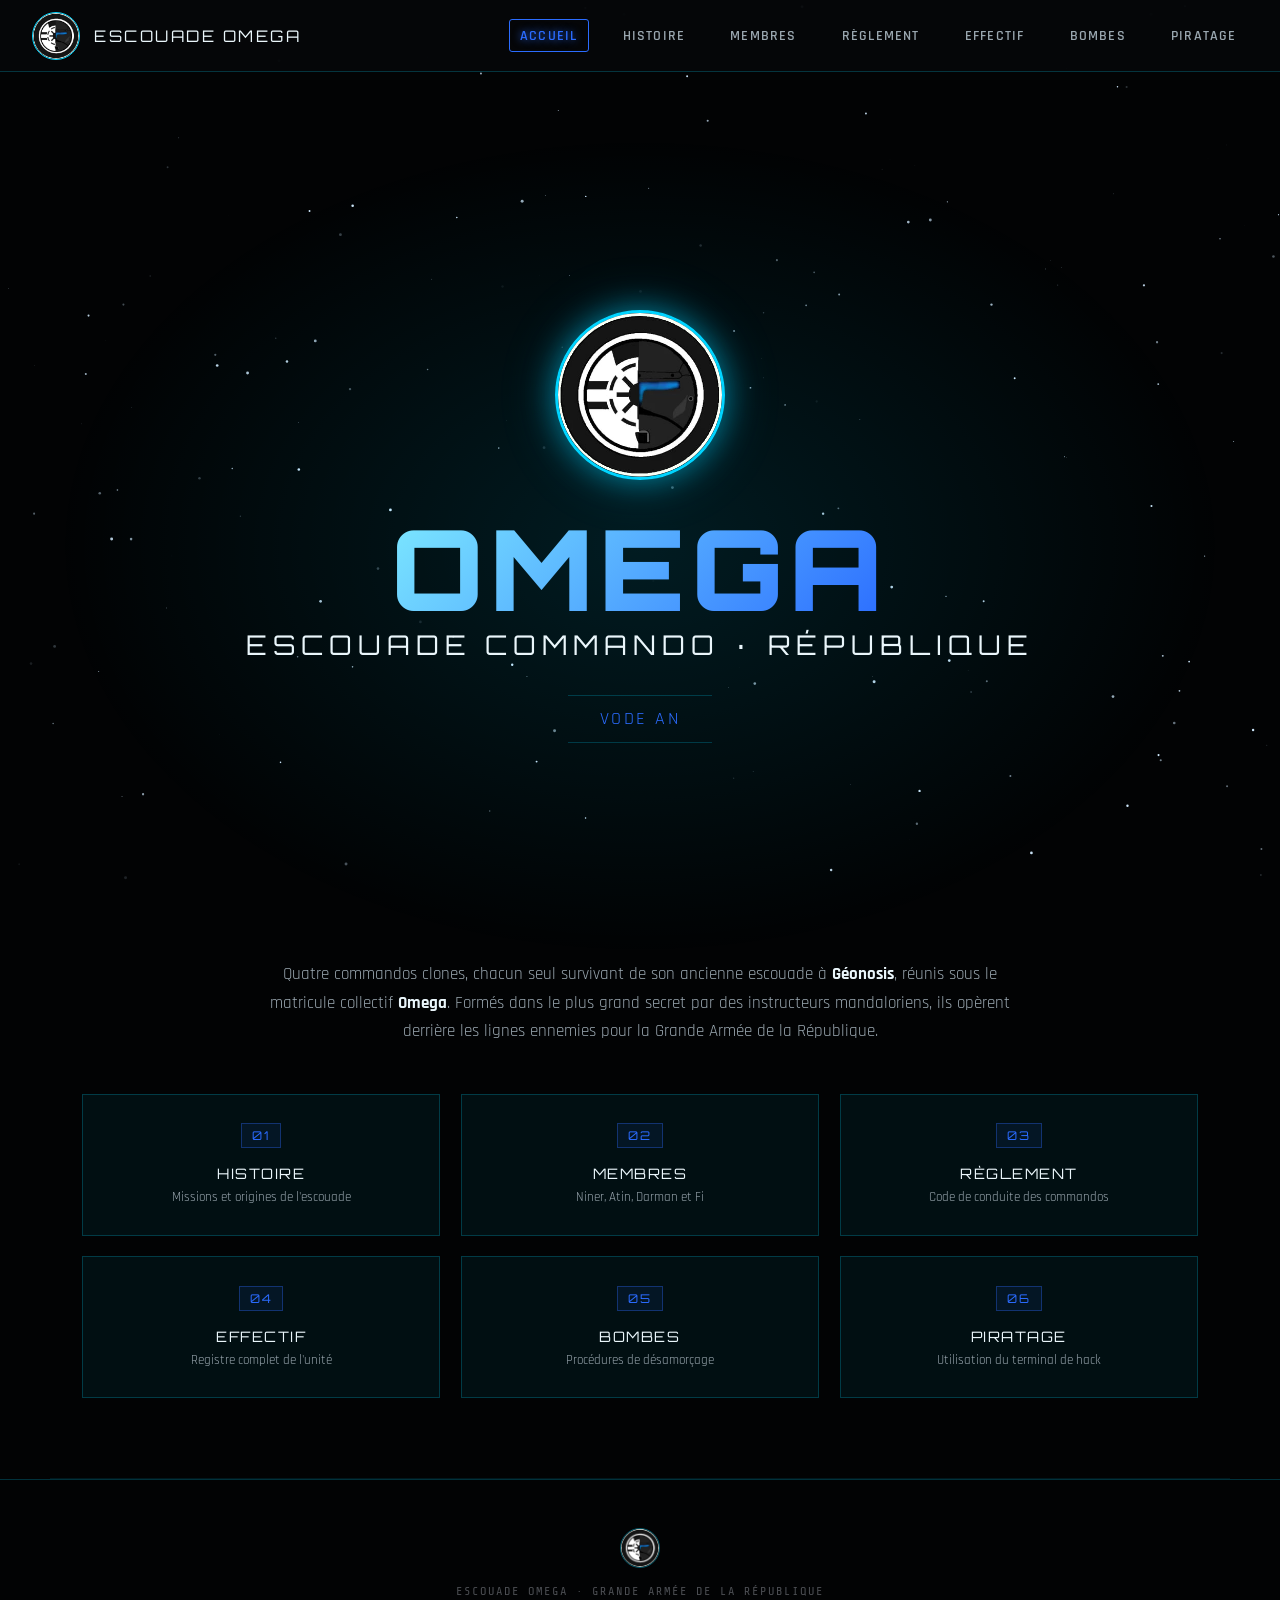
<file: index.html>
<!DOCTYPE html>
<html lang="fr">
<head>
  <meta charset="UTF-8">
  <meta name="viewport" content="width=device-width, initial-scale=1">
  <title>Escouade Omega</title>
  <meta name="description" content="Escouade Omega : Commandos clones de la République. Histoire, membres, règlement et instructions de l'unité.">
  <meta name="theme-color" content="#00D4FF">
  <link rel="icon" type="image/png" href="images/logo.png?v=2">
  <style>html,body{background:#020304;}</style>
  <link rel="preconnect" href="https://fonts.googleapis.com">
  <link rel="preconnect" href="https://fonts.gstatic.com" crossorigin>
  <link href="https://fonts.googleapis.com/css2?family=Orbitron:wght@400;600;700;900&family=Rajdhani:wght@300;400;600;700&family=Share+Tech+Mono&display=swap" rel="stylesheet">
  <link rel="stylesheet" href="style.css?v=22">
</head>
<body>
  <canvas id="stars-canvas"></canvas>

  <nav>
    <div class="nav-logo">
      <div class="nav-emblem"><img src="images/logo.png" alt="Escouade Omega"></div>
      <span class="nav-brand">ESCOUADE OMEGA</span>
    </div>
    <a href="index.html" class="active">Accueil</a>
    <a href="histoire.html">Histoire</a>
    <a href="membres.html">Membres</a>
    <a href="reglement.html">Règlement</a>
    <a href="effectif.html" target="_blank" rel="noopener">Effectif</a>
    <a href="bombes.html">Bombes</a>
    <a href="piratage.html">Piratage</a>
  </nav>

  <div class="content">

    <section id="hero" style="border-bottom:none;">
      <div class="hero-logo"><img src="images/logo.png" alt="Escouade Omega"></div>
      <div class="hero-number">OMEGA</div>
      <div class="hero-name">Escouade Commando · République</div>
      <div class="hero-slogan"><em>Vode An</em></div>
    </section>

    <section id="apercu" class="reveal" style="padding-top:0;">
      <p class="section-intro" style="text-align:center;max-width:760px;margin:0 auto 3rem;">
        Quatre commandos clones, chacun seul survivant de son ancienne escouade à <strong>Géonosis</strong>,
        réunis sous le matricule collectif <strong>Omega</strong>. Formés dans le plus grand secret par des
        instructeurs mandaloriens, ils opèrent derrière les lignes ennemies pour la Grande Armée de la République.
      </p>
      <div class="quicklink-grid">
        <a class="quicklink-card" href="histoire.html">
          <span class="quicklink-index">01</span>
          <div class="quicklink-title">Histoire</div>
          <div class="quicklink-desc">Missions et origines de l'escouade</div>
        </a>
        <a class="quicklink-card" href="membres.html">
          <span class="quicklink-index">02</span>
          <div class="quicklink-title">Membres</div>
          <div class="quicklink-desc">Niner, Atin, Darman et Fi</div>
        </a>
        <a class="quicklink-card" href="reglement.html">
          <span class="quicklink-index">03</span>
          <div class="quicklink-title">Règlement</div>
          <div class="quicklink-desc">Code de conduite des commandos</div>
        </a>
        <a class="quicklink-card" href="effectif.html" target="_blank" rel="noopener">
          <span class="quicklink-index">04</span>
          <div class="quicklink-title">Effectif</div>
          <div class="quicklink-desc">Registre complet de l'unité</div>
        </a>
        <a class="quicklink-card" href="bombes.html">
          <span class="quicklink-index">05</span>
          <div class="quicklink-title">Bombes</div>
          <div class="quicklink-desc">Procédures de désamorçage</div>
        </a>
        <a class="quicklink-card" href="piratage.html">
          <span class="quicklink-index">06</span>
          <div class="quicklink-title">Piratage</div>
          <div class="quicklink-desc">Utilisation du terminal de hack</div>
        </a>
      </div>
    </section>

    <footer>
      <div class="logo-small"><img src="images/logo.png" alt="Escouade Omega"></div>
      ESCOUADE OMEGA · GRANDE ARMÉE DE LA RÉPUBLIQUE
    </footer>

  </div>

  <script src="script.js?v=12"></script>
</body>
</html>
</file>
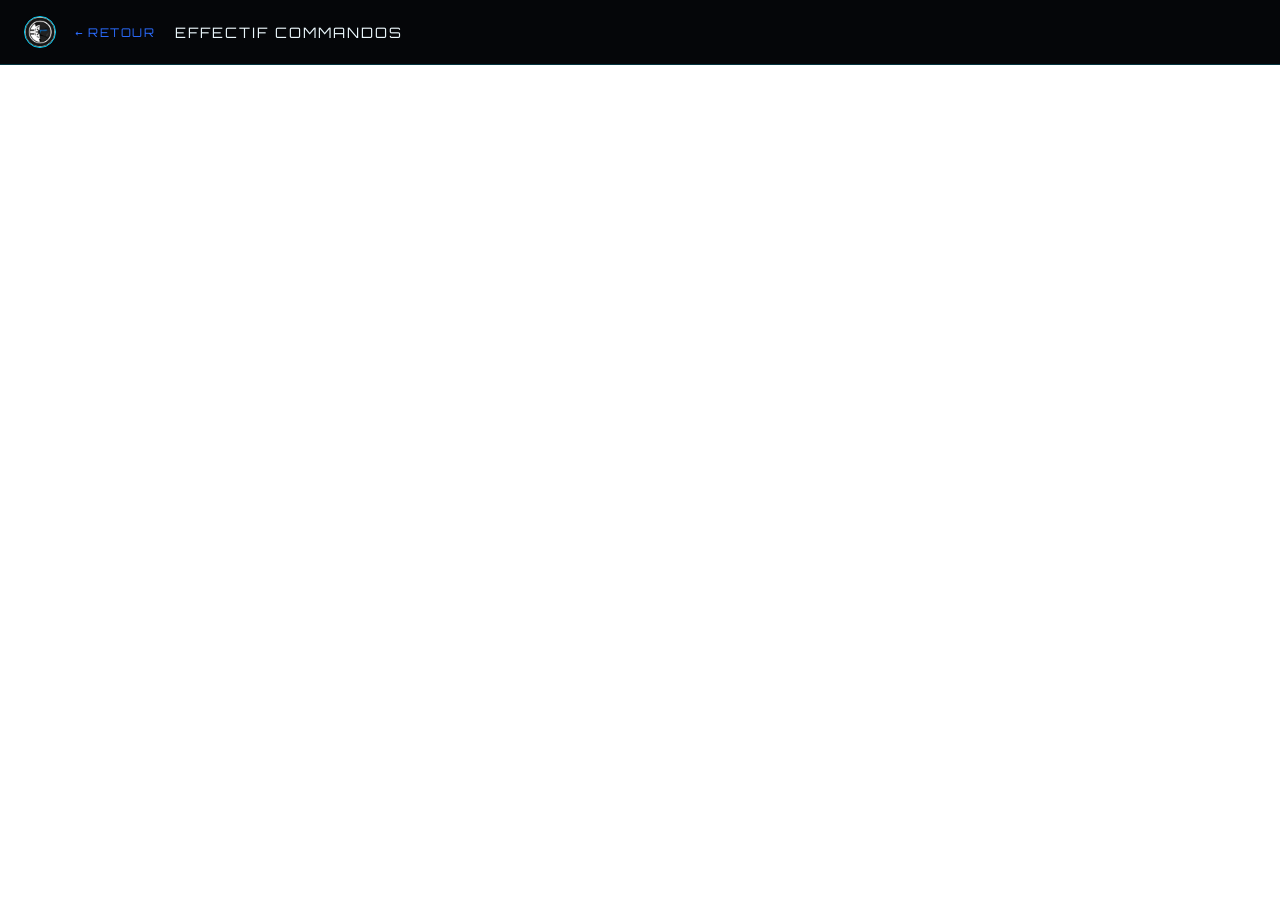
<file: effectif.html>
<!DOCTYPE html>
<html lang="fr">
<head>
  <meta charset="UTF-8">
  <meta name="viewport" content="width=device-width, initial-scale=1">
  <title>Effectif Commandos — Escouade Omega</title>
  <meta name="theme-color" content="#00D4FF">
  <link rel="icon" type="image/png" href="images/logo.png?v=2">
  <style>html,body{background:#020304;}</style>
  <link rel="preconnect" href="https://fonts.googleapis.com">
  <link rel="preconnect" href="https://fonts.gstatic.com" crossorigin>
  <link href="https://fonts.googleapis.com/css2?family=Orbitron:wght@400;600;700;900&family=Rajdhani:wght@300;400;600;700&family=Share+Tech+Mono&display=swap" rel="stylesheet">
  <link rel="stylesheet" href="style.css?v=22">
  <style>
    body{display:flex;flex-direction:column;height:100vh;overflow:hidden;}
    .doc-page-header{position:relative;z-index:10;display:flex;align-items:center;gap:1.2rem;padding:1rem 1.5rem;border-bottom:1px solid var(--border);background:rgba(6,7,10,0.9);backdrop-filter:blur(10px);flex-shrink:0;}
    .doc-back{color:var(--steel);text-decoration:none;font-family:'Orbitron',monospace;font-size:0.75rem;letter-spacing:1.5px;text-transform:uppercase;}
    .doc-back:hover{text-shadow:0 0 8px var(--steel);}
    .doc-page-title{font-family:'Orbitron',monospace;font-size:0.9rem;color:var(--white);letter-spacing:2px;text-transform:uppercase;}
    .doc-page-frame{flex:1;width:100%;border:none;background:#fff;}
    .doc-page-logo{width:32px;height:32px;border-radius:50%;border:1px solid var(--amber);overflow:hidden;flex-shrink:0;}
    .doc-page-logo img{width:100%;height:100%;object-fit:cover;}
  </style>
</head>
<body>
  <div class="doc-page-header">
    <div class="doc-page-logo"><img src="images/logo.png" alt="Escouade Omega"></div>
    <a class="doc-back" href="index.html#effectif">← Retour</a>
    <span class="doc-page-title">Effectif Commandos</span>
  </div>
  <iframe class="doc-page-frame" src="https://docs.google.com/spreadsheets/d/1T8eRJ8HJngRgVPDbBTDQa6U-d052gm_lq44EM9UxAx8/edit?gid=1239799821#gid=1239799821" title="Effectif Commandos"></iframe>

  <script src="script.js?v=12"></script>
</body>
</html>
</file>
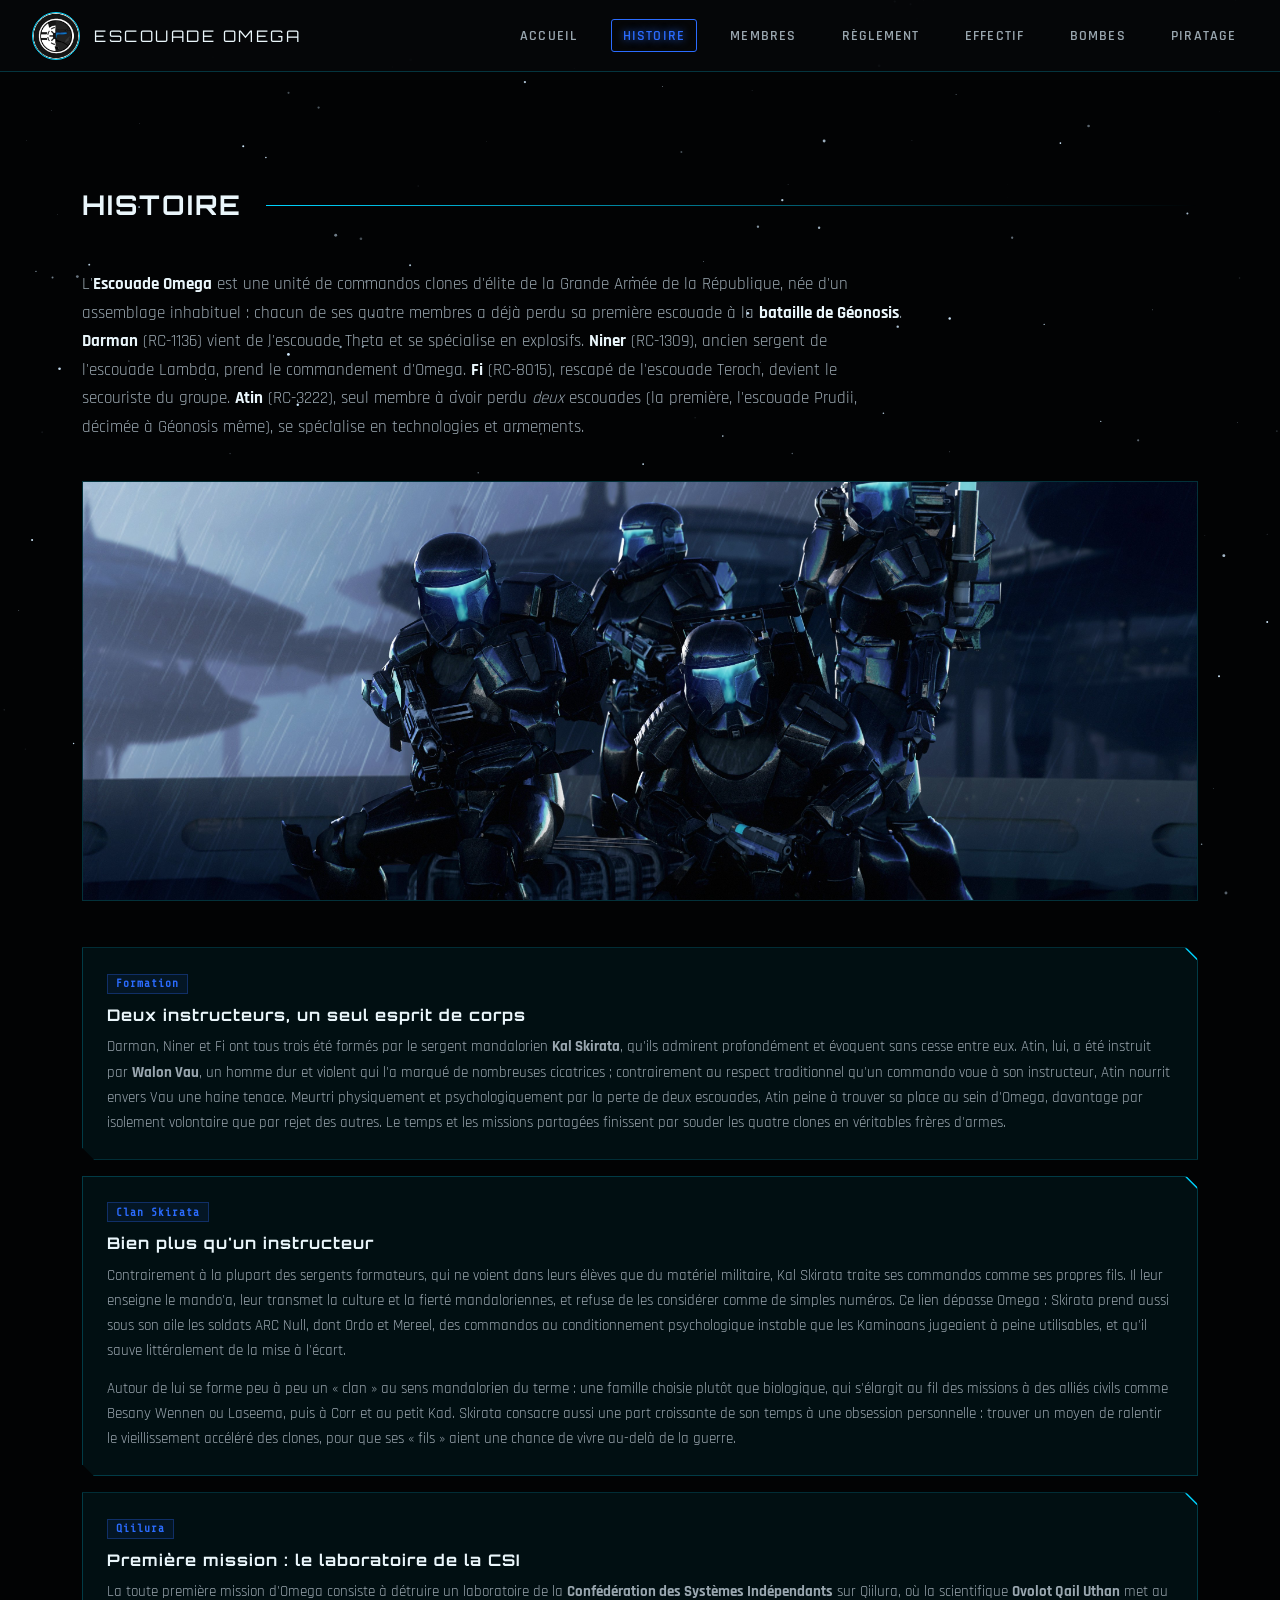
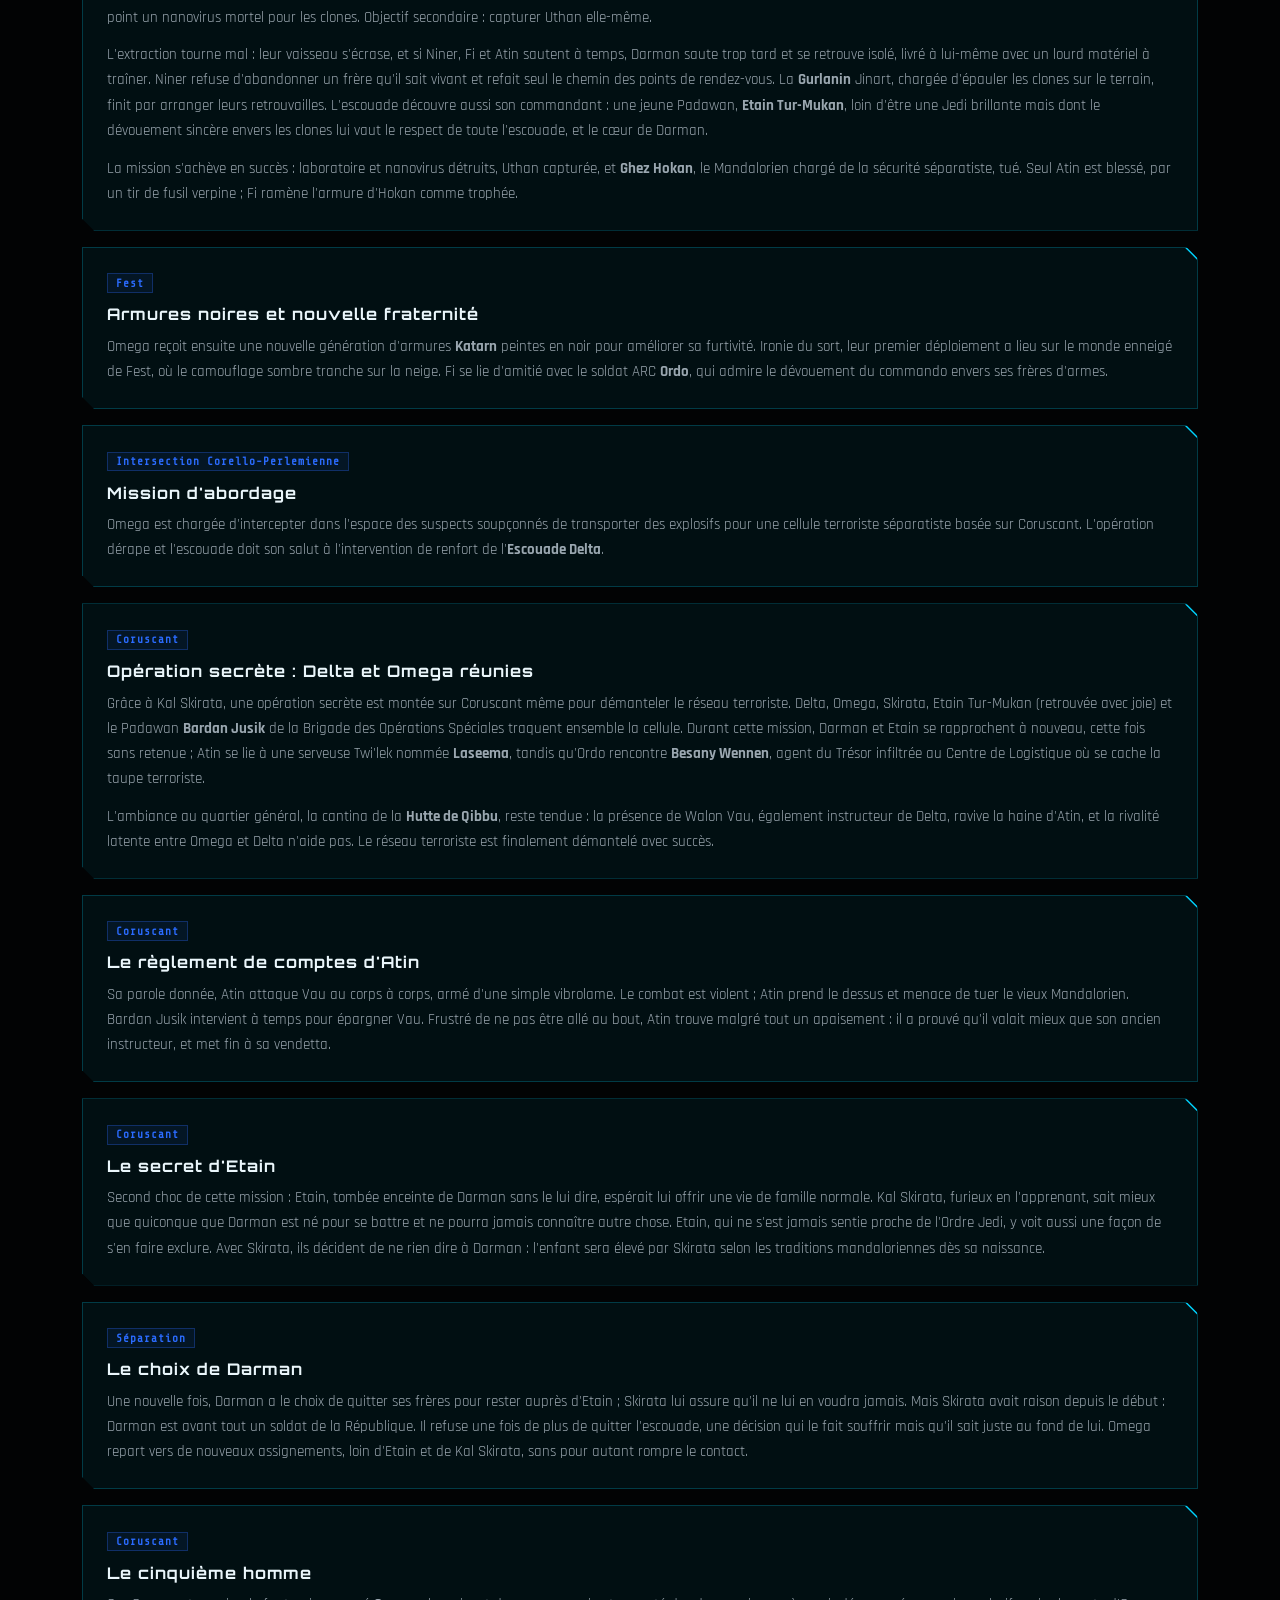
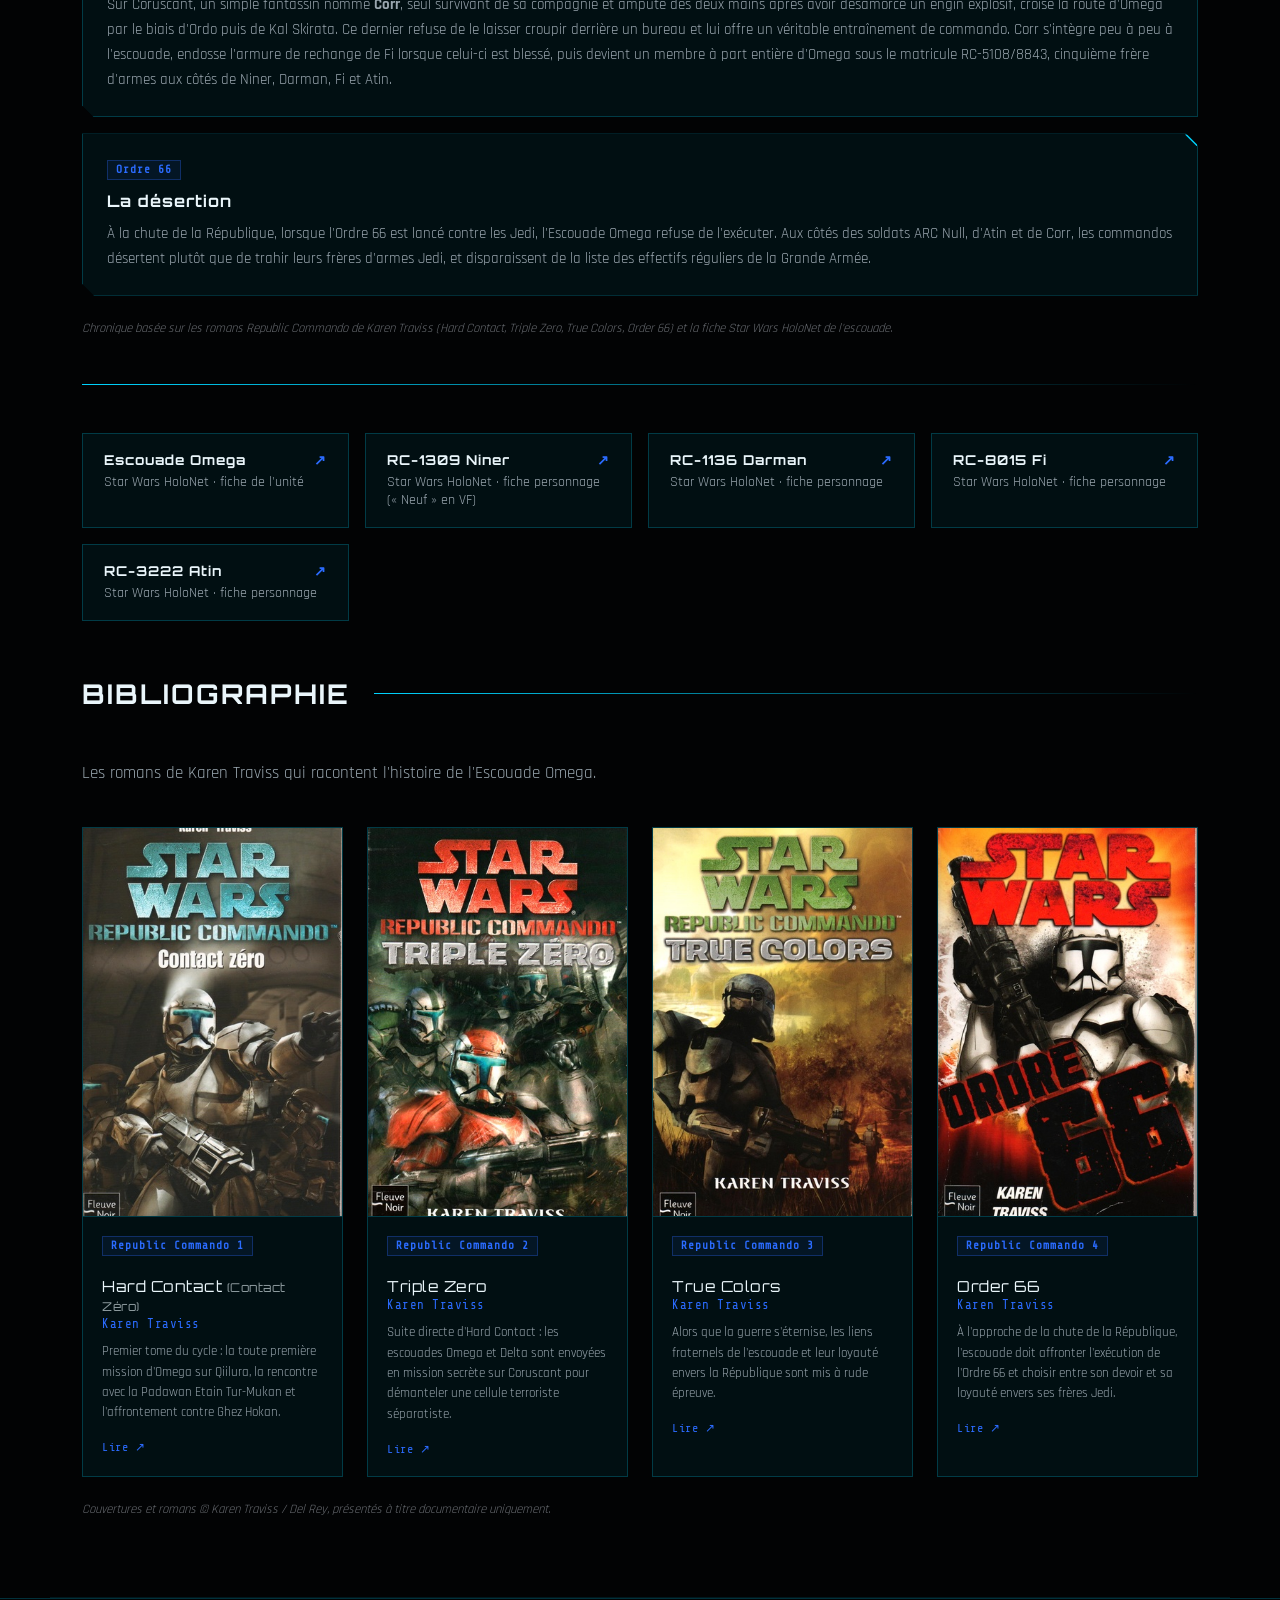
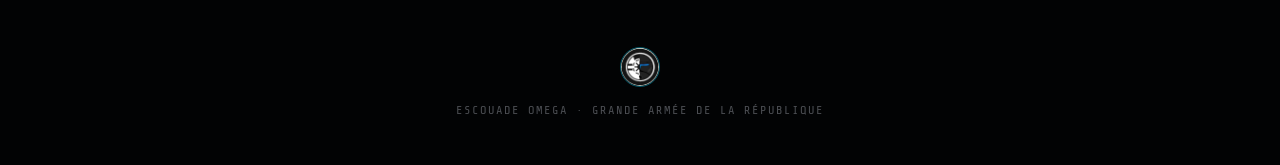
<file: histoire.html>
<!DOCTYPE html>
<html lang="fr">
<head>
  <meta charset="UTF-8">
  <meta name="viewport" content="width=device-width, initial-scale=1">
  <title>Histoire — Escouade Omega</title>
  <meta name="theme-color" content="#00D4FF">
  <link rel="icon" type="image/png" href="images/logo.png?v=2">
  <style>html,body{background:#020304;}</style>
  <link rel="preconnect" href="https://fonts.googleapis.com">
  <link rel="preconnect" href="https://fonts.gstatic.com" crossorigin>
  <link href="https://fonts.googleapis.com/css2?family=Orbitron:wght@400;600;700;900&family=Rajdhani:wght@300;400;600;700&family=Share+Tech+Mono&display=swap" rel="stylesheet">
  <link rel="stylesheet" href="style.css?v=22">
</head>
<body>
  <canvas id="stars-canvas"></canvas>

  <nav>
    <div class="nav-logo">
      <div class="nav-emblem"><img src="images/logo.png" alt="Escouade Omega"></div>
      <span class="nav-brand">ESCOUADE OMEGA</span>
    </div>
    <a href="index.html">Accueil</a>
    <a href="histoire.html" class="active">Histoire</a>
    <a href="membres.html">Membres</a>
    <a href="reglement.html">Règlement</a>
    <a href="effectif.html" target="_blank" rel="noopener">Effectif</a>
    <a href="bombes.html">Bombes</a>
    <a href="piratage.html">Piratage</a>
  </nav>

  <div class="content">

    <section id="histoire" class="reveal" style="padding-top:3.5rem;">
      <div class="section-header">
        <h2 class="section-title">Histoire</h2>
        <div class="section-line"></div>
      </div>
      <p class="section-intro">
        L'<strong>Escouade Omega</strong> est une unité de commandos clones d'élite de la Grande Armée de la République,
        née d'un assemblage inhabituel : chacun de ses quatre membres a déjà perdu sa première escouade à la
        <strong>bataille de Géonosis</strong>. <strong>Darman</strong> (RC-1136) vient de l'escouade Theta et se
        spécialise en explosifs. <strong>Niner</strong> (RC-1309), ancien sergent de l'escouade Lambda, prend le
        commandement d'Omega. <strong>Fi</strong> (RC-8015), rescapé de l'escouade Teroch, devient le secouriste du
        groupe. <strong>Atin</strong> (RC-3222), seul membre à avoir perdu <em>deux</em> escouades (la première,
        l'escouade Prudii, décimée à Géonosis même), se spécialise en technologies et armements.
      </p>

      <img class="lore-image" src="images/bg-squad.jpg" alt="Commandos de l'Escouade Omega en patrouille nocturne">

      <div class="holo-card">
        <span class="tag">Formation</span>
        <h3>Deux instructeurs, un seul esprit de corps</h3>
        <p>Darman, Niner et Fi ont tous trois été formés par le sergent mandalorien <strong>Kal Skirata</strong>, qu'ils
        admirent profondément et évoquent sans cesse entre eux. Atin, lui, a été instruit par <strong>Walon Vau</strong>,
        un homme dur et violent qui l'a marqué de nombreuses cicatrices ; contrairement au respect traditionnel qu'un
        commando voue à son instructeur, Atin nourrit envers Vau une haine tenace. Meurtri physiquement et
        psychologiquement par la perte de deux escouades, Atin peine à trouver sa place au sein d'Omega, davantage par
        isolement volontaire que par rejet des autres. Le temps et les missions partagées finissent par souder les
        quatre clones en véritables frères d'armes.</p>
      </div>

      <div class="holo-card">
        <span class="tag">Clan Skirata</span>
        <h3>Bien plus qu'un instructeur</h3>
        <p>Contrairement à la plupart des sergents formateurs, qui ne voient dans leurs élèves que du matériel
        militaire, Kal Skirata traite ses commandos comme ses propres fils. Il leur enseigne le mando'a, leur
        transmet la culture et la fierté mandaloriennes, et refuse de les considérer comme de simples numéros. Ce
        lien dépasse Omega : Skirata prend aussi sous son aile les soldats ARC Null, dont Ordo et Mereel, des
        commandos au conditionnement psychologique instable que les Kaminoans jugeaient à peine utilisables, et
        qu'il sauve littéralement de la mise à l'écart.</p>
        <p>Autour de lui se forme peu à peu un « clan » au sens mandalorien du terme : une famille choisie plutôt
        que biologique, qui s'élargit au fil des missions à des alliés civils comme Besany Wennen ou Laseema, puis
        à Corr et au petit Kad. Skirata consacre aussi une part croissante de son temps à une obsession
        personnelle : trouver un moyen de ralentir le vieillissement accéléré des clones, pour que ses « fils »
        aient une chance de vivre au-delà de la guerre.</p>
      </div>

      <div class="holo-card">
        <span class="tag">Qiilura</span>
        <h3>Première mission : le laboratoire de la CSI</h3>
        <p>La toute première mission d'Omega consiste à détruire un laboratoire de la <strong>Confédération des
        Systèmes Indépendants</strong> sur Qiilura, où la scientifique <strong>Ovolot Qail Uthan</strong> met au point
        un nanovirus mortel pour les clones. Objectif secondaire : capturer Uthan elle-même.</p>
        <p>L'extraction tourne mal : leur vaisseau s'écrase, et si Niner, Fi et Atin sautent à temps, Darman saute trop
        tard et se retrouve isolé, livré à lui-même avec un lourd matériel à traîner. Niner refuse d'abandonner un
        frère qu'il sait vivant et refait seul le chemin des points de rendez-vous. La <strong>Gurlanin</strong>
        Jinart, chargée d'épauler les clones sur le terrain, finit par arranger leurs retrouvailles. L'escouade
        découvre aussi son commandant : une jeune Padawan, <strong>Etain Tur-Mukan</strong>, loin d'être une Jedi
        brillante mais dont le dévouement sincère envers les clones lui vaut le respect de toute l'escouade, et le
        cœur de Darman.</p>
        <p>La mission s'achève en succès : laboratoire et nanovirus détruits, Uthan capturée, et
        <strong>Ghez Hokan</strong>, le Mandalorien chargé de la sécurité séparatiste, tué. Seul Atin est blessé, par
        un tir de fusil verpine ; Fi ramène l'armure d'Hokan comme trophée.</p>
      </div>

      <div class="holo-card">
        <span class="tag">Fest</span>
        <h3>Armures noires et nouvelle fraternité</h3>
        <p>Omega reçoit ensuite une nouvelle génération d'armures <strong>Katarn</strong> peintes en noir pour
        améliorer sa furtivité. Ironie du sort, leur premier déploiement a lieu sur le monde enneigé de Fest, où le
        camouflage sombre tranche sur la neige. Fi se lie d'amitié avec le soldat ARC <strong>Ordo</strong>, qui admire
        le dévouement du commando envers ses frères d'armes.</p>
      </div>

      <div class="holo-card">
        <span class="tag">Intersection Corello-Perlemienne</span>
        <h3>Mission d'abordage</h3>
        <p>Omega est chargée d'intercepter dans l'espace des suspects soupçonnés de transporter des explosifs pour une
        cellule terroriste séparatiste basée sur Coruscant. L'opération dérape et l'escouade doit son salut à
        l'intervention de renfort de l'<strong>Escouade Delta</strong>.</p>
      </div>

      <div class="holo-card">
        <span class="tag">Coruscant</span>
        <h3>Opération secrète : Delta et Omega réunies</h3>
        <p>Grâce à Kal Skirata, une opération secrète est montée sur Coruscant même pour démanteler le réseau
        terroriste. Delta, Omega, Skirata, Etain Tur-Mukan (retrouvée avec joie) et le Padawan <strong>Bardan
        Jusik</strong> de la Brigade des Opérations Spéciales traquent ensemble la cellule. Durant cette mission,
        Darman et Etain se rapprochent à nouveau, cette fois sans retenue ; Atin se lie à une serveuse Twi'lek nommée
        <strong>Laseema</strong>, tandis qu'Ordo rencontre <strong>Besany Wennen</strong>, agent du Trésor infiltrée
        au Centre de Logistique où se cache la taupe terroriste.</p>
        <p>L'ambiance au quartier général, la cantina de la <strong>Hutte de Qibbu</strong>, reste tendue : la
        présence de Walon Vau, également instructeur de Delta, ravive la haine d'Atin, et la rivalité latente entre
        Omega et Delta n'aide pas. Le réseau terroriste est finalement démantelé avec succès.</p>
      </div>

      <div class="holo-card">
        <span class="tag">Coruscant</span>
        <h3>Le règlement de comptes d'Atin</h3>
        <p>Sa parole donnée, Atin attaque Vau au corps à corps, armé d'une simple vibrolame. Le combat est violent ;
        Atin prend le dessus et menace de tuer le vieux Mandalorien. Bardan Jusik intervient à temps pour épargner
        Vau. Frustré de ne pas être allé au bout, Atin trouve malgré tout un apaisement : il a prouvé qu'il valait
        mieux que son ancien instructeur, et met fin à sa vendetta.</p>
      </div>

      <div class="holo-card">
        <span class="tag">Coruscant</span>
        <h3>Le secret d'Etain</h3>
        <p>Second choc de cette mission : Etain, tombée enceinte de Darman sans le lui dire, espérait lui offrir une
        vie de famille normale. Kal Skirata, furieux en l'apprenant, sait mieux que quiconque que Darman est né pour
        se battre et ne pourra jamais connaître autre chose. Etain, qui ne s'est jamais sentie proche de l'Ordre Jedi,
        y voit aussi une façon de s'en faire exclure. Avec Skirata, ils décident de ne rien dire à Darman : l'enfant
        sera élevé par Skirata selon les traditions mandaloriennes dès sa naissance.</p>
      </div>

      <div class="holo-card">
        <span class="tag">Séparation</span>
        <h3>Le choix de Darman</h3>
        <p>Une nouvelle fois, Darman a le choix de quitter ses frères pour rester auprès d'Etain ; Skirata lui assure
        qu'il ne lui en voudra jamais. Mais Skirata avait raison depuis le début : Darman est avant tout un soldat de
        la République. Il refuse une fois de plus de quitter l'escouade, une décision qui le fait souffrir mais qu'il
        sait juste au fond de lui. Omega repart vers de nouveaux assignements, loin d'Etain et de Kal Skirata, sans
        pour autant rompre le contact.</p>
      </div>

      <div class="holo-card">
        <span class="tag">Coruscant</span>
        <h3>Le cinquième homme</h3>
        <p>Sur Coruscant, un simple fantassin nommé <strong>Corr</strong>, seul survivant de sa compagnie et amputé
        des deux mains après avoir désamorcé un engin explosif, croise la route d'Omega par le biais d'Ordo puis de
        Kal Skirata. Ce dernier refuse de le laisser croupir derrière un bureau et lui offre un véritable entraînement
        de commando. Corr s'intègre peu à peu à l'escouade, endosse l'armure de rechange de Fi lorsque celui-ci est
        blessé, puis devient un membre à part entière d'Omega sous le matricule RC-5108/8843, cinquième frère d'armes
        aux côtés de Niner, Darman, Fi et Atin.</p>
      </div>

      <div class="holo-card">
        <span class="tag">Ordre 66</span>
        <h3>La désertion</h3>
        <p>À la chute de la République, lorsque l'Ordre 66 est lancé contre les Jedi, l'Escouade Omega refuse de
        l'exécuter. Aux côtés des soldats ARC Null, d'Atin et de Corr, les commandos désertent plutôt que de trahir
        leurs frères d'armes Jedi, et disparaissent de la liste des effectifs réguliers de la Grande Armée.</p>
      </div>

      <p class="excerpt-note-plain">Chronique basée sur les romans Republic Commando de Karen Traviss
      (Hard Contact, Triple Zero, True Colors, Order 66) et la fiche Star Wars HoloNet de l'escouade.</p>

      <div class="section-header" style="margin-top:3rem;">
        <div class="section-line"></div>
      </div>
      <div class="reference-grid">
        <a class="ref-link" href="https://www.starwars-holonet.com/encyclopedie/organisation-esc-omega.html" target="_blank" rel="noopener">
          <strong>Escouade Omega <span class="arrow">↗</span></strong>Star Wars HoloNet · fiche de l'unité
        </a>
        <a class="ref-link" href="https://www.starwars-holonet.com/encyclopedie/personnage-neuf.html" target="_blank" rel="noopener">
          <strong>RC-1309 Niner <span class="arrow">↗</span></strong>Star Wars HoloNet · fiche personnage (« Neuf » en VF)
        </a>
        <a class="ref-link" href="https://www.starwars-holonet.com/encyclopedie/personnage-darman.html" target="_blank" rel="noopener">
          <strong>RC-1136 Darman <span class="arrow">↗</span></strong>Star Wars HoloNet · fiche personnage
        </a>
        <a class="ref-link" href="https://www.starwars-holonet.com/encyclopedie/personnage-fi.html" target="_blank" rel="noopener">
          <strong>RC-8015 Fi <span class="arrow">↗</span></strong>Star Wars HoloNet · fiche personnage
        </a>
        <a class="ref-link" href="https://www.starwars-holonet.com/encyclopedie/personnage-atin.html" target="_blank" rel="noopener">
          <strong>RC-3222 Atin <span class="arrow">↗</span></strong>Star Wars HoloNet · fiche personnage
        </a>
      </div>

      <div class="section-header" style="margin-top:3.5rem;">
        <h2 class="section-title">Bibliographie</h2>
        <div class="section-line"></div>
      </div>
      <p class="section-intro">Les romans de Karen Traviss qui racontent l'histoire de l'Escouade Omega.</p>
      <div class="book-grid">
        <div class="book-card">
          <img class="book-cover" src="images/livres/contact-zero.jpg" alt="Contact Zéro">
          <div class="book-info">
            <span class="tag">Republic Commando 1</span>
            <div class="book-title">Hard Contact <span style="opacity:0.6;font-size:0.8em;">(Contact Zéro)</span></div>
            <div class="book-author">Karen Traviss</div>
            <p class="book-desc">Premier tome du cycle : la toute première mission d'Omega sur Qiilura, la rencontre
            avec la Padawan Etain Tur-Mukan et l'affrontement contre Ghez Hokan.</p>
            <a class="book-link" href="https://drive.google.com/file/d/1wucUV358KbaEWHgoqrJVpJvuRhQBVLer/view?usp=sharing" target="_blank" rel="noopener">Lire ↗</a>
          </div>
        </div>
        <div class="book-card">
          <img class="book-cover" src="images/livres/triple-zero.jpg" alt="Triple Zero">
          <div class="book-info">
            <span class="tag">Republic Commando 2</span>
            <div class="book-title">Triple Zero</div>
            <div class="book-author">Karen Traviss</div>
            <p class="book-desc">Suite directe d'Hard Contact : les escouades Omega et Delta sont envoyées en
            mission secrète sur Coruscant pour démanteler une cellule terroriste séparatiste.</p>
            <a class="book-link" href="https://drive.google.com/file/d/1I9yJ9GKOq1NHn5bYBaKsVNOByOMnHZ0H/view?usp=sharing" target="_blank" rel="noopener">Lire ↗</a>
          </div>
        </div>
        <div class="book-card">
          <img class="book-cover" src="images/livres/true-colors.jpg" alt="True Colors">
          <div class="book-info">
            <span class="tag">Republic Commando 3</span>
            <div class="book-title">True Colors</div>
            <div class="book-author">Karen Traviss</div>
            <p class="book-desc">Alors que la guerre s'éternise, les liens fraternels de l'escouade et leur loyauté
            envers la République sont mis à rude épreuve.</p>
            <a class="book-link" href="https://drive.google.com/file/d/16oiYgmGeJ8O-J8lL23a2L7s0dxpYJE-W/view?usp=sharing" target="_blank" rel="noopener">Lire ↗</a>
          </div>
        </div>
        <div class="book-card">
          <img class="book-cover" src="images/livres/ordre-66.jpg" alt="Ordre 66">
          <div class="book-info">
            <span class="tag">Republic Commando 4</span>
            <div class="book-title">Order 66</div>
            <div class="book-author">Karen Traviss</div>
            <p class="book-desc">À l'approche de la chute de la République, l'escouade doit affronter l'exécution
            de l'Ordre 66 et choisir entre son devoir et sa loyauté envers ses frères Jedi.</p>
            <a class="book-link" href="https://drive.google.com/file/d/1VrLjkEgWV5R9IFxMQ97I1NQpZItG97ZG/view?usp=sharing" target="_blank" rel="noopener">Lire ↗</a>
          </div>
        </div>
      </div>
      <p class="excerpt-note-plain">Couvertures et romans © Karen Traviss / Del Rey, présentés à titre documentaire
      uniquement.</p>
    </section>

    <footer>
      <div class="logo-small"><img src="images/logo.png" alt="Escouade Omega"></div>
      ESCOUADE OMEGA · GRANDE ARMÉE DE LA RÉPUBLIQUE
    </footer>

  </div>

  <script src="script.js?v=12"></script>
</body>
</html>
</file>
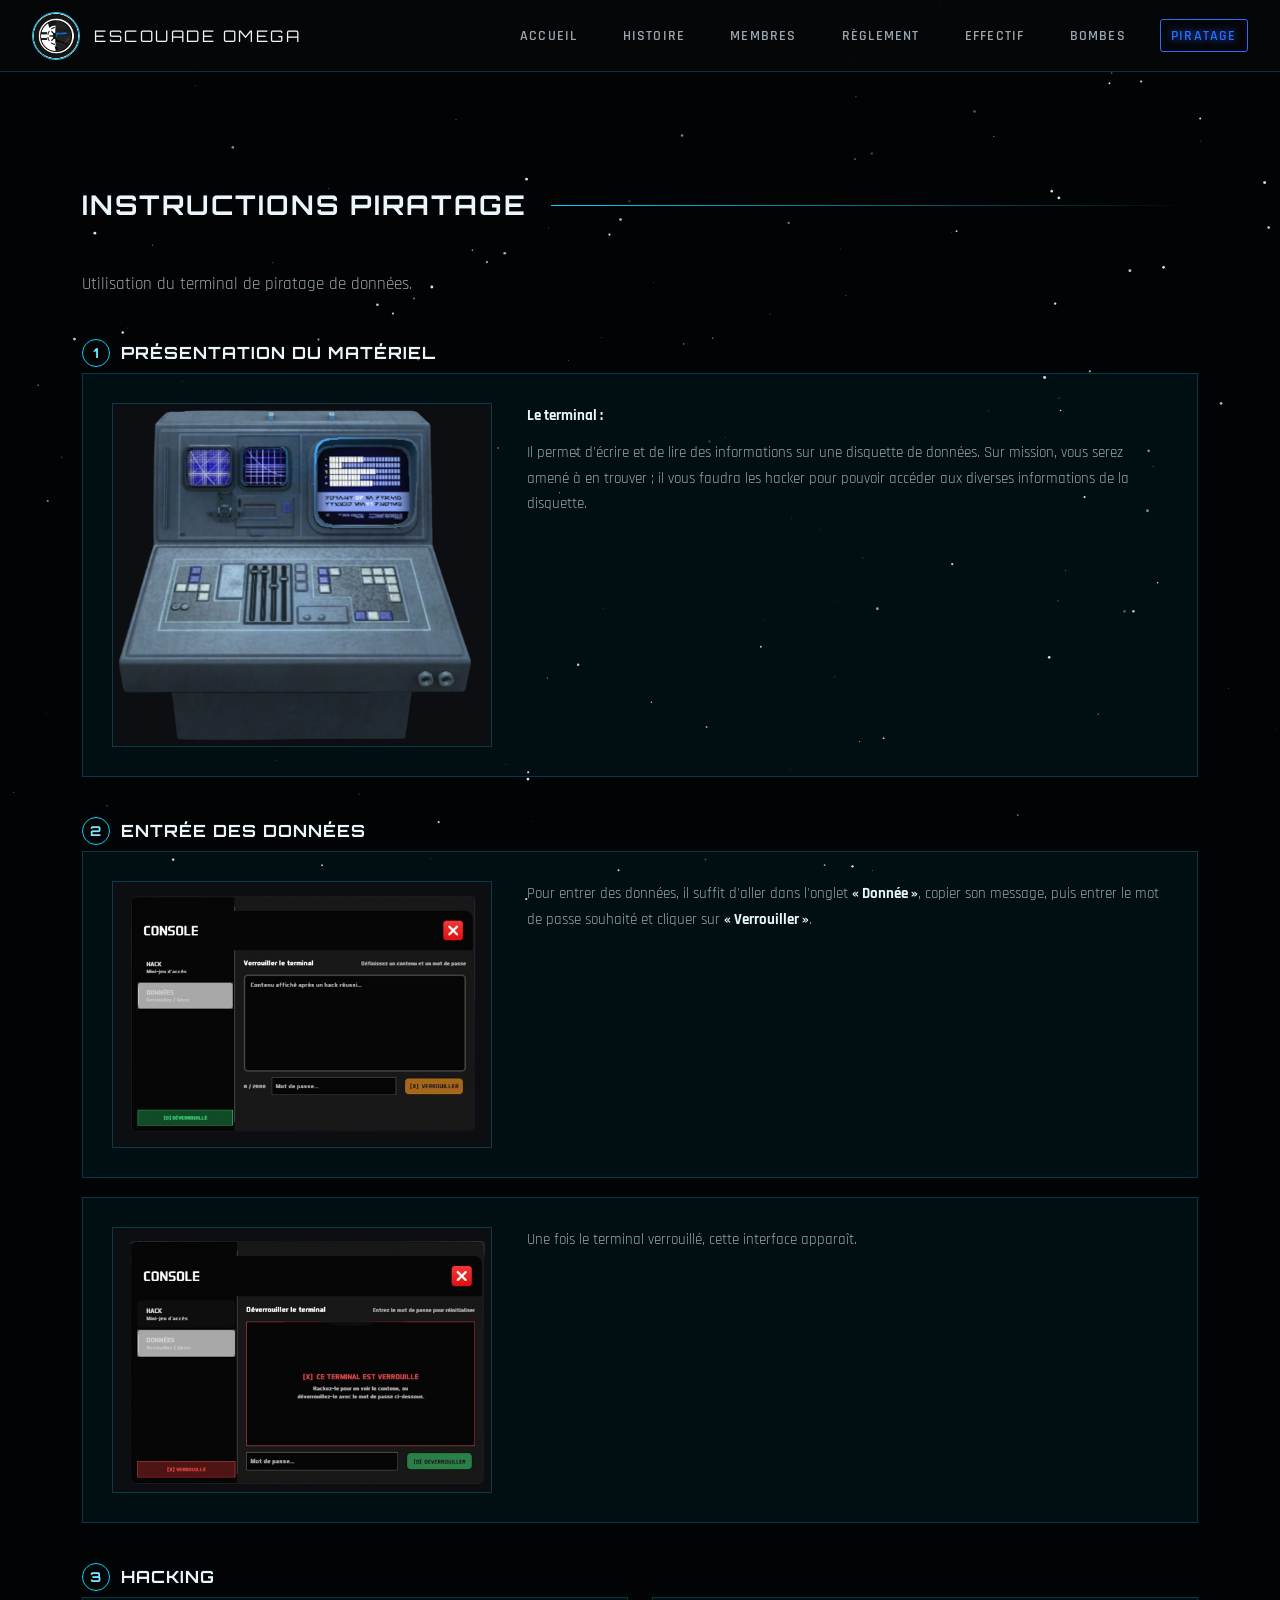
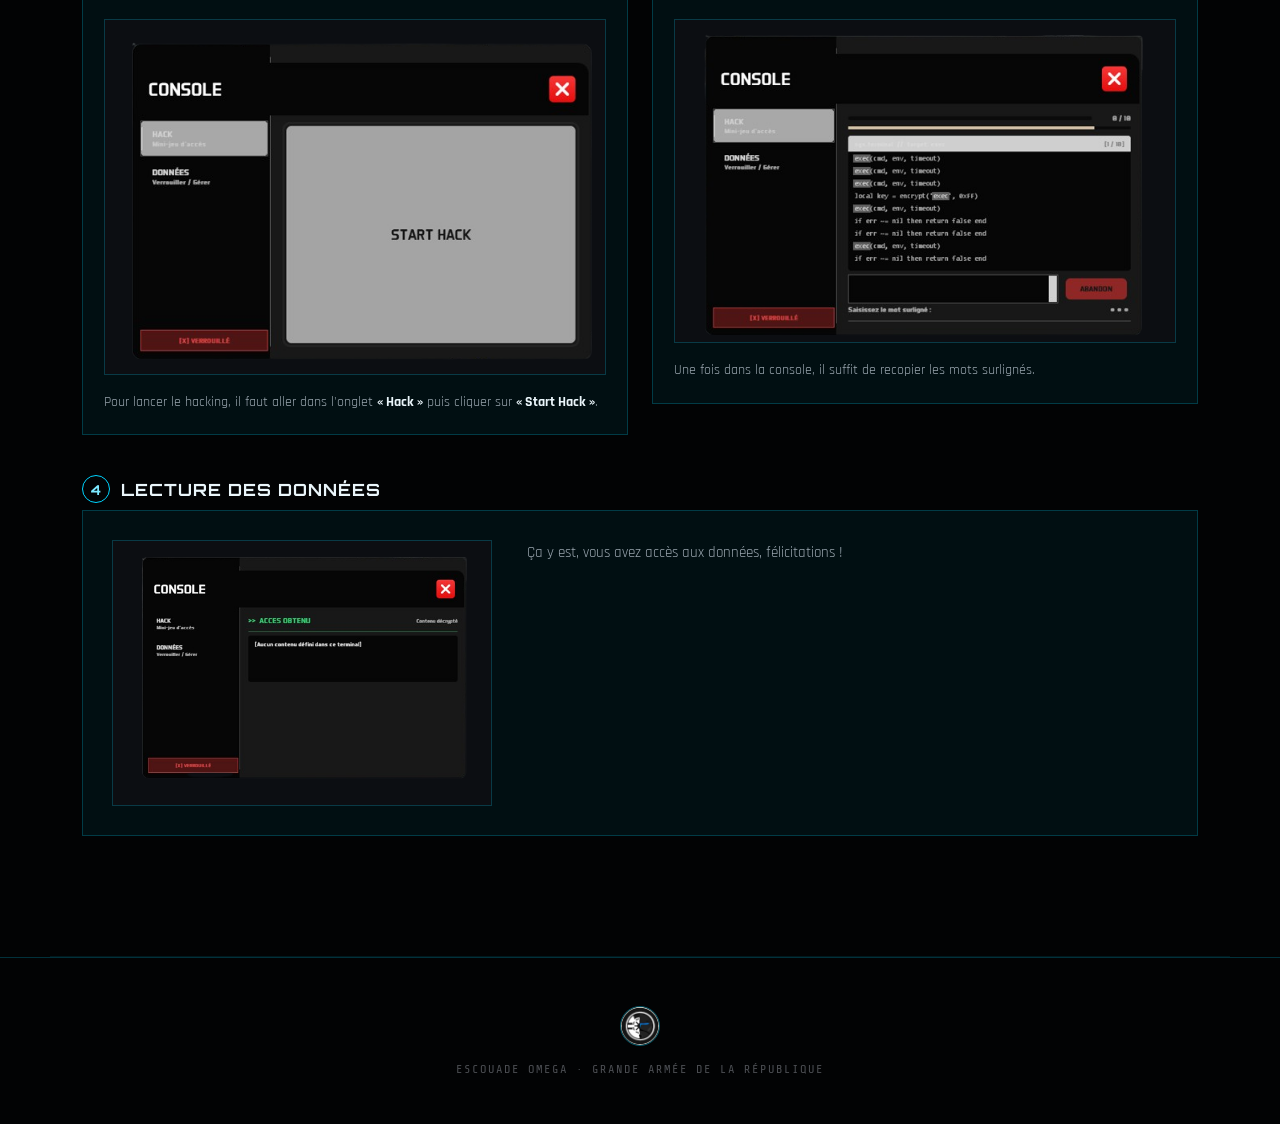
<file: piratage.html>
<!DOCTYPE html>
<html lang="fr">
<head>
  <meta charset="UTF-8">
  <meta name="viewport" content="width=device-width, initial-scale=1">
  <title>Instructions Piratage — Escouade Omega</title>
  <meta name="theme-color" content="#00D4FF">
  <link rel="icon" type="image/png" href="images/logo.png?v=2">
  <style>html,body{background:#020304;}</style>
  <link rel="preconnect" href="https://fonts.googleapis.com">
  <link rel="preconnect" href="https://fonts.gstatic.com" crossorigin>
  <link href="https://fonts.googleapis.com/css2?family=Orbitron:wght@400;600;700;900&family=Rajdhani:wght@300;400;600;700&family=Share+Tech+Mono&display=swap" rel="stylesheet">
  <link rel="stylesheet" href="style.css?v=22">
</head>
<body>
  <canvas id="stars-canvas"></canvas>

  <nav>
    <div class="nav-logo">
      <div class="nav-emblem"><img src="images/logo.png" alt="Escouade Omega"></div>
      <span class="nav-brand">ESCOUADE OMEGA</span>
    </div>
    <a href="index.html">Accueil</a>
    <a href="histoire.html">Histoire</a>
    <a href="membres.html">Membres</a>
    <a href="reglement.html">Règlement</a>
    <a href="effectif.html" target="_blank" rel="noopener">Effectif</a>
    <a href="bombes.html">Bombes</a>
    <a href="piratage.html" class="active">Piratage</a>
  </nav>

  <div class="content">

    <section id="piratage" class="reveal" style="padding-top:3.5rem;">
      <div class="section-header">
        <h2 class="section-title">Instructions Piratage</h2>
        <div class="section-line"></div>
      </div>
      <p class="section-intro">Utilisation du terminal de piratage de données.</p>

      <div class="mk-section">
        <h3 class="mk-title"><span>1</span> Présentation du matériel</h3>
        <div class="mk-panel">
          <div class="mk-panel-img"><img src="images/formation%20hack/terminal.png" alt="Le terminal"></div>
          <div class="mk-text">
            <p><strong>Le terminal :</strong></p>
            <p>Il permet d'écrire et de lire des informations sur une disquette de données. Sur mission, vous serez
            amené à en trouver ; il vous faudra les hacker pour pouvoir accéder aux diverses informations de la
            disquette.</p>
          </div>
        </div>
      </div>

      <div class="mk-section">
        <h3 class="mk-title"><span>2</span> Entrée des données</h3>
        <div class="mk-panel">
          <div class="mk-panel-img"><img src="images/formation%20hack/entr%C3%A9e_donn%C3%A9es.png" alt="Entrée des données"></div>
          <div class="mk-text">
            <p>Pour entrer des données, il suffit d'aller dans l'onglet <strong>« Donnée »</strong>, copier son
            message, puis entrer le mot de passe souhaité et cliquer sur <strong>« Verrouiller »</strong>.</p>
          </div>
        </div>
        <div class="mk-panel" style="margin-top:1.2rem;">
          <div class="mk-panel-img"><img src="images/formation%20hack/donn%C3%A9es_verouill%C3%A9s.png" alt="Terminal verrouillé"></div>
          <div class="mk-text">
            <p>Une fois le terminal verrouillé, cette interface apparaît.</p>
          </div>
        </div>
      </div>

      <div class="mk-section">
        <h3 class="mk-title"><span>3</span> Hacking</h3>
        <div class="hack-pair">
          <div class="hack-pair-item">
            <img src="images/formation%20hack/hacking_1.png" alt="Lancement du hacking">
            <p>Pour lancer le hacking, il faut aller dans l'onglet <strong>« Hack »</strong> puis cliquer sur
            <strong>« Start Hack »</strong>.</p>
          </div>
          <div class="hack-pair-item">
            <img src="images/formation%20hack/hacking_2.png" alt="Console de hacking">
            <p>Une fois dans la console, il suffit de recopier les mots surlignés.</p>
          </div>
        </div>
      </div>

      <div class="mk-section">
        <h3 class="mk-title"><span>4</span> Lecture des données</h3>
        <div class="mk-panel">
          <div class="mk-panel-img"><img src="images/formation%20hack/donn%C3%A9es_d%C3%A9verouill%C3%A9s.png" alt="Données déverrouillées"></div>
          <div class="mk-text">
            <p>Ça y est, vous avez accès aux données, félicitations !</p>
          </div>
        </div>
      </div>
    </section>

    <footer>
      <div class="logo-small"><img src="images/logo.png" alt="Escouade Omega"></div>
      ESCOUADE OMEGA · GRANDE ARMÉE DE LA RÉPUBLIQUE
    </footer>

  </div>

  <script src="script.js?v=12"></script>
</body>
</html>
</file>
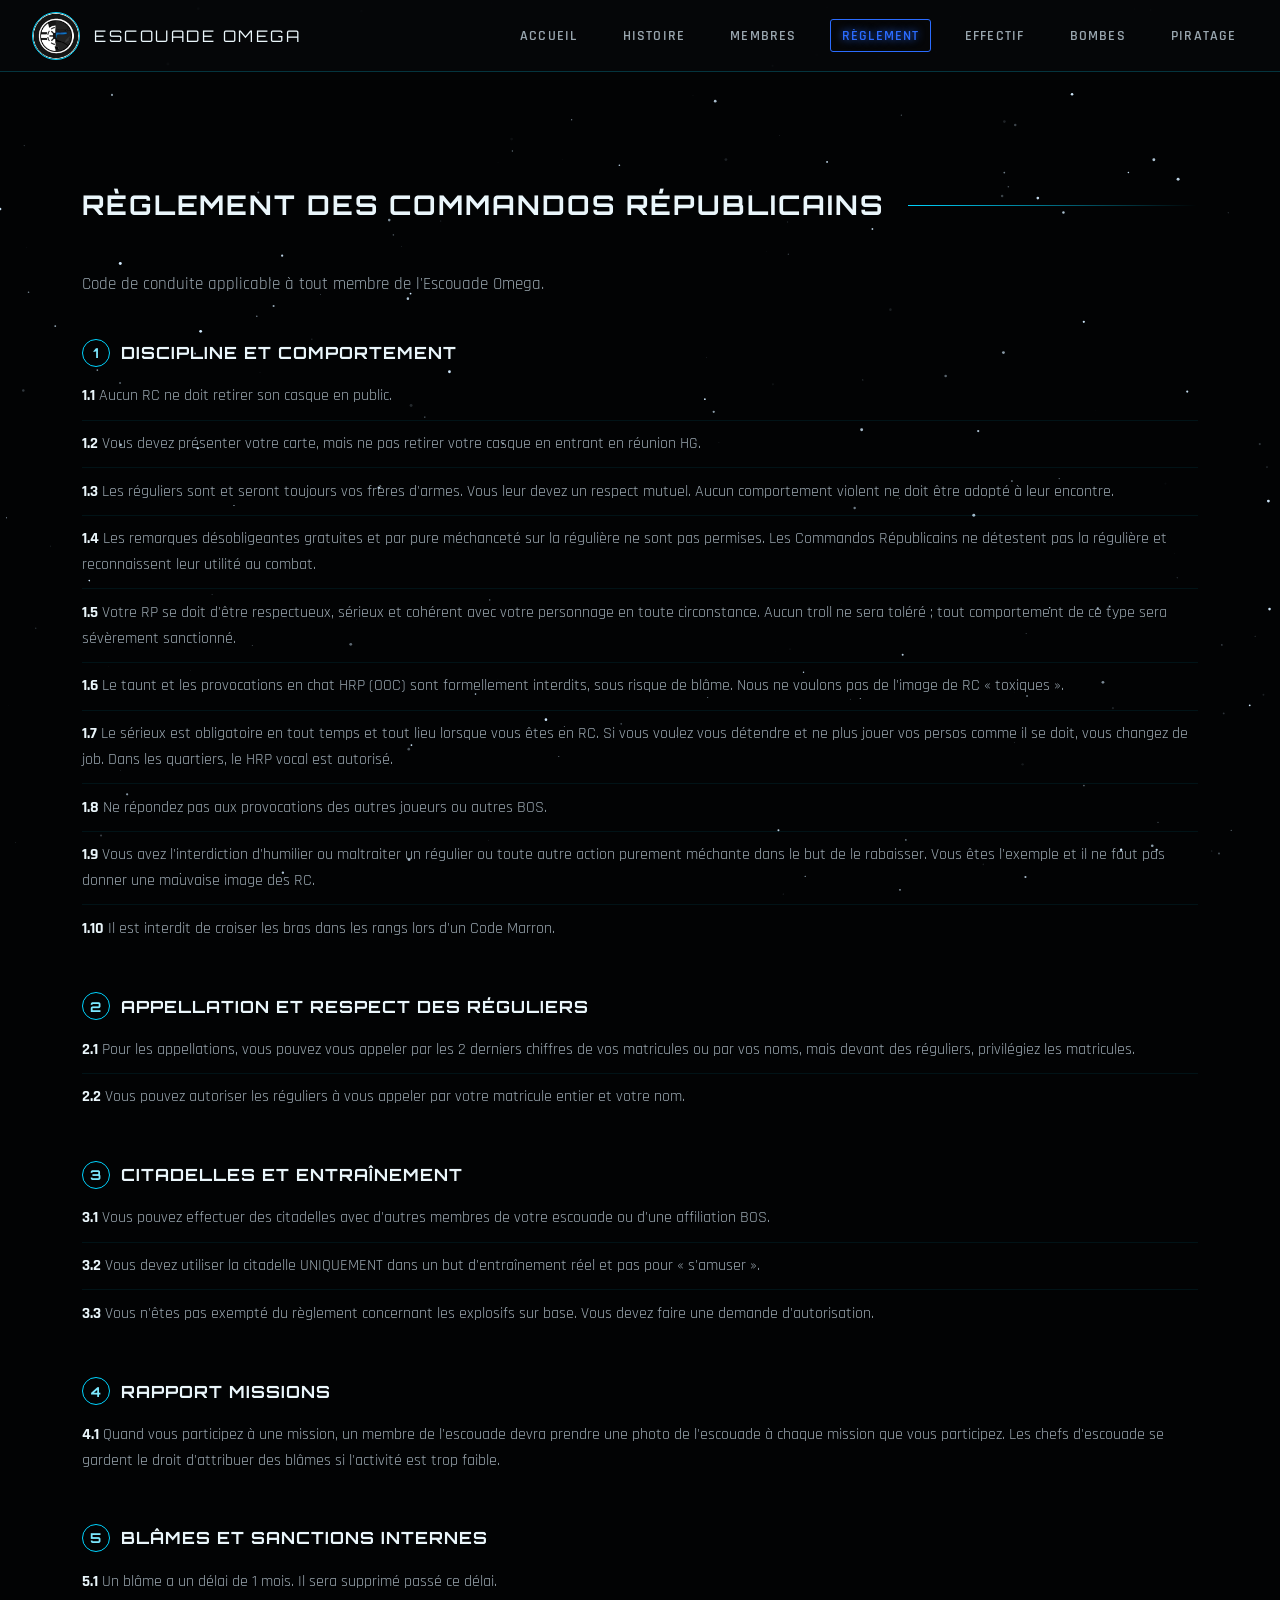
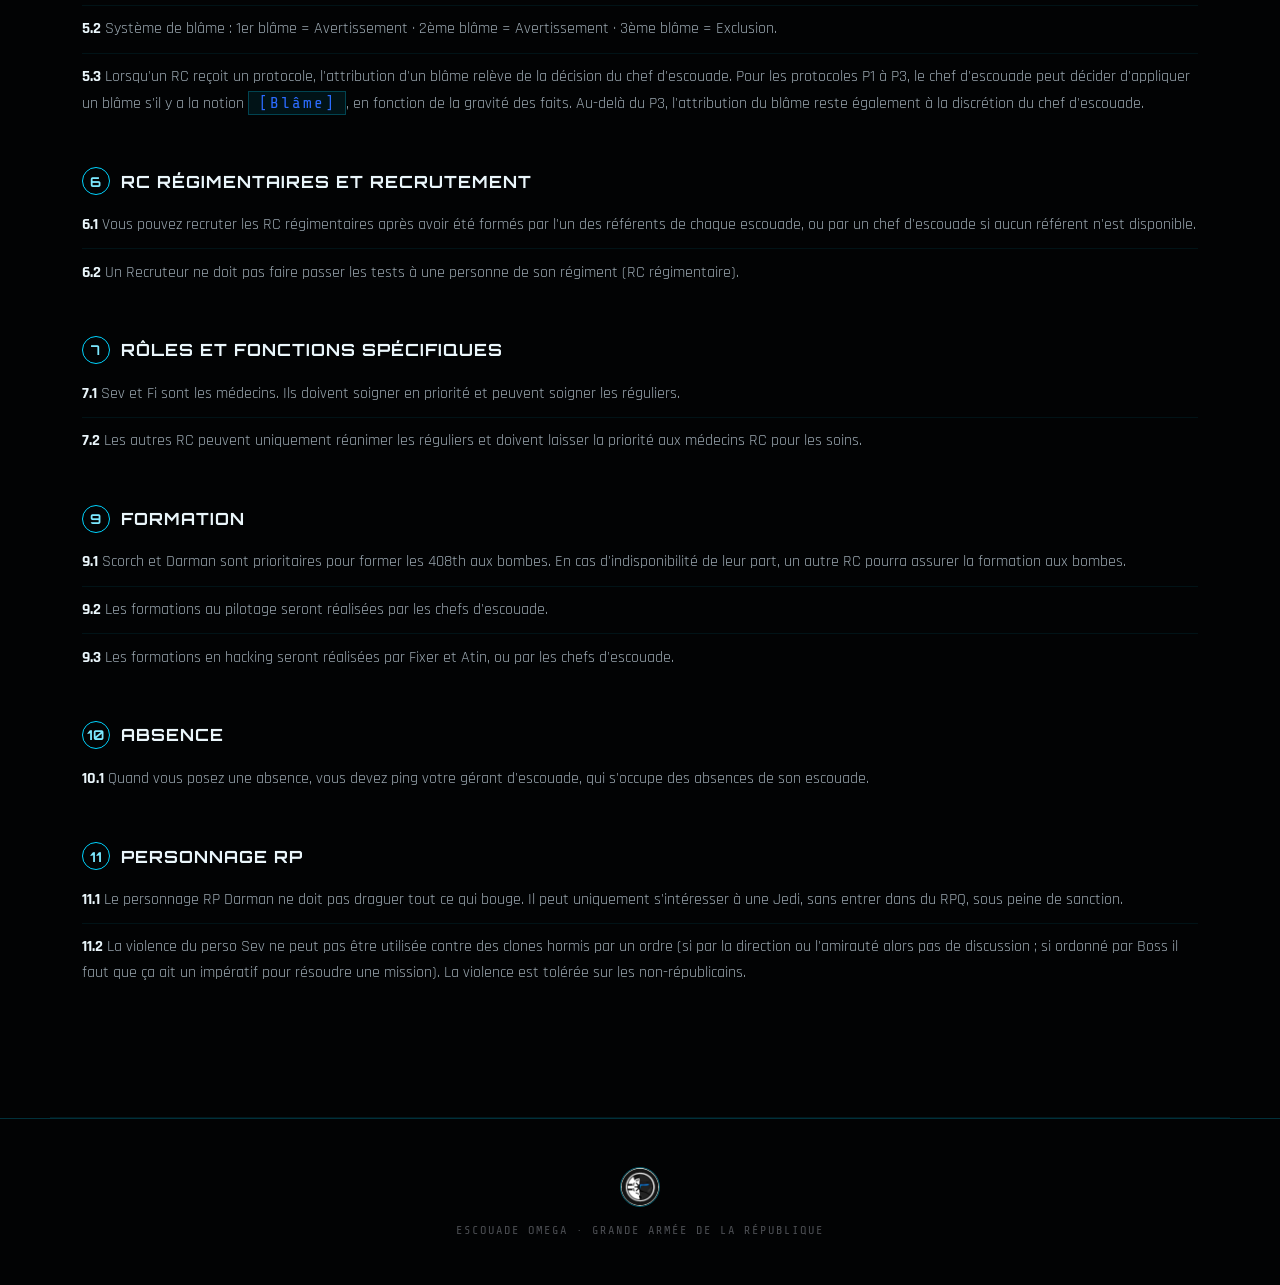
<file: reglement.html>
<!DOCTYPE html>
<html lang="fr">
<head>
  <meta charset="UTF-8">
  <meta name="viewport" content="width=device-width, initial-scale=1">
  <title>Règlement Commandos — Escouade Omega</title>
  <meta name="theme-color" content="#00D4FF">
  <link rel="icon" type="image/png" href="images/logo.png?v=2">
  <style>html,body{background:#020304;}</style>
  <link rel="preconnect" href="https://fonts.googleapis.com">
  <link rel="preconnect" href="https://fonts.gstatic.com" crossorigin>
  <link href="https://fonts.googleapis.com/css2?family=Orbitron:wght@400;600;700;900&family=Rajdhani:wght@300;400;600;700&family=Share+Tech+Mono&display=swap" rel="stylesheet">
  <link rel="stylesheet" href="style.css?v=22">
</head>
<body>
  <canvas id="stars-canvas"></canvas>

  <nav>
    <div class="nav-logo">
      <div class="nav-emblem"><img src="images/logo.png" alt="Escouade Omega"></div>
      <span class="nav-brand">ESCOUADE OMEGA</span>
    </div>
    <a href="index.html">Accueil</a>
    <a href="histoire.html">Histoire</a>
    <a href="membres.html">Membres</a>
    <a href="reglement.html" class="active">Règlement</a>
    <a href="effectif.html" target="_blank" rel="noopener">Effectif</a>
    <a href="bombes.html">Bombes</a>
    <a href="piratage.html">Piratage</a>
  </nav>

  <div class="content">

    <section id="reglement" class="reveal" style="padding-top:3.5rem;">
      <div class="section-header">
        <h2 class="section-title">Règlement des Commandos Républicains</h2>
        <div class="section-line"></div>
      </div>
      <p class="section-intro">Code de conduite applicable à tout membre de l'Escouade Omega.</p>

      <div class="mk-section">
        <h3 class="mk-title"><span>1</span> Discipline et comportement</h3>
        <ul class="mk-rules">
          <li><strong>1.1</strong> Aucun RC ne doit retirer son casque en public.</li>
          <li><strong>1.2</strong> Vous devez présenter votre carte, mais ne pas retirer votre casque en entrant en réunion HG.</li>
          <li><strong>1.3</strong> Les réguliers sont et seront toujours vos frères d'armes. Vous leur devez un respect mutuel. Aucun comportement violent ne doit être adopté à leur encontre.</li>
          <li><strong>1.4</strong> Les remarques désobligeantes gratuites et par pure méchanceté sur la régulière ne sont pas permises. Les Commandos Républicains ne détestent pas la régulière et reconnaissent leur utilité au combat.</li>
          <li><strong>1.5</strong> Votre RP se doit d'être respectueux, sérieux et cohérent avec votre personnage en toute circonstance. Aucun troll ne sera toléré ; tout comportement de ce type sera sévèrement sanctionné.</li>
          <li><strong>1.6</strong> Le taunt et les provocations en chat HRP (OOC) sont formellement interdits, sous risque de blâme. Nous ne voulons pas de l'image de RC « toxiques ».</li>
          <li><strong>1.7</strong> Le sérieux est obligatoire en tout temps et tout lieu lorsque vous êtes en RC. Si vous voulez vous détendre et ne plus jouer vos persos comme il se doit, vous changez de job. Dans les quartiers, le HRP vocal est autorisé.</li>
          <li><strong>1.8</strong> Ne répondez pas aux provocations des autres joueurs ou autres BOS.</li>
          <li><strong>1.9</strong> Vous avez l'interdiction d'humilier ou maltraiter un régulier ou toute autre action purement méchante dans le but de le rabaisser. Vous êtes l'exemple et il ne faut pas donner une mauvaise image des RC.</li>
          <li><strong>1.10</strong> Il est interdit de croiser les bras dans les rangs lors d'un Code Marron.</li>
        </ul>
      </div>

      <div class="mk-section">
        <h3 class="mk-title"><span>2</span> Appellation et respect des réguliers</h3>
        <ul class="mk-rules">
          <li><strong>2.1</strong> Pour les appellations, vous pouvez vous appeler par les 2 derniers chiffres de vos matricules ou par vos noms, mais devant des réguliers, privilégiez les matricules.</li>
          <li><strong>2.2</strong> Vous pouvez autoriser les réguliers à vous appeler par votre matricule entier et votre nom.</li>
        </ul>
      </div>

      <div class="mk-section">
        <h3 class="mk-title"><span>3</span> Citadelles et entraînement</h3>
        <ul class="mk-rules">
          <li><strong>3.1</strong> Vous pouvez effectuer des citadelles avec d'autres membres de votre escouade ou d'une affiliation BOS.</li>
          <li><strong>3.2</strong> Vous devez utiliser la citadelle UNIQUEMENT dans un but d'entraînement réel et pas pour « s'amuser ».</li>
          <li><strong>3.3</strong> Vous n'êtes pas exempté du règlement concernant les explosifs sur base. Vous devez faire une demande d'autorisation.</li>
        </ul>
      </div>

      <div class="mk-section">
        <h3 class="mk-title"><span>4</span> Rapport Missions</h3>
        <ul class="mk-rules">
          <li><strong>4.1</strong> Quand vous participez à une mission, un membre de l'escouade devra prendre une photo de l'escouade à chaque mission que vous participez. Les chefs d'escouade se gardent le droit d'attribuer des blâmes si l'activité est trop faible.</li>
        </ul>
      </div>

      <div class="mk-section">
        <h3 class="mk-title"><span>5</span> Blâmes et sanctions internes</h3>
        <ul class="mk-rules">
          <li><strong>5.1</strong> Un blâme a un délai de 1 mois. Il sera supprimé passé ce délai.</li>
          <li><strong>5.2</strong> Système de blâme : 1er blâme = Avertissement · 2ème blâme = Avertissement · 3ème blâme = Exclusion.</li>
          <li><strong>5.3</strong> Lorsqu'un RC reçoit un protocole, l'attribution d'un blâme relève de la décision du chef d'escouade. Pour les protocoles P1 à P3, le chef d'escouade peut décider d'appliquer un blâme s'il y a la notion <span class="mk-code">[Blâme]</span>, en fonction de la gravité des faits. Au-delà du P3, l'attribution du blâme reste également à la discrétion du chef d'escouade.</li>
        </ul>
      </div>

      <div class="mk-section">
        <h3 class="mk-title"><span>6</span> RC régimentaires et recrutement</h3>
        <ul class="mk-rules">
          <li><strong>6.1</strong> Vous pouvez recruter les RC régimentaires après avoir été formés par l'un des référents de chaque escouade, ou par un chef d'escouade si aucun référent n'est disponible.</li>
          <li><strong>6.2</strong> Un Recruteur ne doit pas faire passer les tests à une personne de son régiment (RC régimentaire).</li>
        </ul>
      </div>

      <div class="mk-section">
        <h3 class="mk-title"><span>7</span> Rôles et fonctions spécifiques</h3>
        <ul class="mk-rules">
          <li><strong>7.1</strong> Sev et Fi sont les médecins. Ils doivent soigner en priorité et peuvent soigner les réguliers.</li>
          <li><strong>7.2</strong> Les autres RC peuvent uniquement réanimer les réguliers et doivent laisser la priorité aux médecins RC pour les soins.</li>
        </ul>
      </div>

      <div class="mk-section">
        <h3 class="mk-title"><span>9</span> Formation</h3>
        <ul class="mk-rules">
          <li><strong>9.1</strong> Scorch et Darman sont prioritaires pour former les 408th aux bombes. En cas d'indisponibilité de leur part, un autre RC pourra assurer la formation aux bombes.</li>
          <li><strong>9.2</strong> Les formations au pilotage seront réalisées par les chefs d'escouade.</li>
          <li><strong>9.3</strong> Les formations en hacking seront réalisées par Fixer et Atin, ou par les chefs d'escouade.</li>
        </ul>
      </div>

      <div class="mk-section">
        <h3 class="mk-title"><span>10</span> Absence</h3>
        <ul class="mk-rules">
          <li><strong>10.1</strong> Quand vous posez une absence, vous devez ping votre gérant d'escouade, qui s'occupe des absences de son escouade.</li>
        </ul>
      </div>

      <div class="mk-section">
        <h3 class="mk-title"><span>11</span> Personnage RP</h3>
        <ul class="mk-rules">
          <li><strong>11.1</strong> Le personnage RP Darman ne doit pas draguer tout ce qui bouge. Il peut uniquement s'intéresser à une Jedi, sans entrer dans du RPQ, sous peine de sanction.</li>
          <li><strong>11.2</strong> La violence du perso Sev ne peut pas être utilisée contre des clones hormis par un ordre (si par la direction ou l'amirauté alors pas de discussion ; si ordonné par Boss il faut que ça ait un impératif pour résoudre une mission). La violence est tolérée sur les non-républicains.</li>
        </ul>
      </div>

    </section>

    <footer>
      <div class="logo-small"><img src="images/logo.png" alt="Escouade Omega"></div>
      ESCOUADE OMEGA · GRANDE ARMÉE DE LA RÉPUBLIQUE
    </footer>

  </div>

  <script src="script.js?v=12"></script>
</body>
</html>
</file>
<file: style.css>
*{margin:0;padding:0;box-sizing:border-box;}

:root{
  --amber:#00D4FF; --amber-light:#7CE8FF; --amber-dark:#0088AA;
  --steel:#2B6CFF;
  --dark:#020304; --dark2:#06080B; --dark3:#090C10;
  --glass:rgba(0,212,255,0.06); --border:rgba(0,212,255,0.22);
  --text:#9AA7B0; --white:#EAF6FB;
}

html{scroll-behavior:smooth;}
body{background:var(--dark);color:var(--text);font-family:'Rajdhani',sans-serif;overflow-x:hidden;}

#stars-canvas{position:fixed;top:0;left:0;width:100%;height:100%;z-index:0;pointer-events:none;}

nav{
  position:sticky;top:0;left:0;width:100%;z-index:1000;
  background:rgba(6,7,10,0.88); border-bottom:1px solid var(--border);
  backdrop-filter:blur(10px); padding:0 2rem;
  display:flex;align-items:center;gap:1.4rem; height:72px;
  overflow-x:auto;
}
nav .nav-logo{display:flex;align-items:center;gap:0.9rem;margin-right:auto;flex-shrink:0;}
.nav-emblem{
  width:48px;height:48px;border-radius:50%;border:1px solid var(--amber);
  display:flex;align-items:center;justify-content:center;overflow:hidden;
  background:rgba(0,212,255,0.08);flex-shrink:0;
}
.nav-emblem img{width:100%;height:100%;object-fit:cover;}
nav .nav-brand{font-family:'Orbitron',monospace;font-size:1rem;color:var(--white);letter-spacing:2.5px;white-space:nowrap;}
nav a{
  font-family:'Rajdhani',sans-serif;font-size:0.85rem;font-weight:600;letter-spacing:1.2px;
  color:var(--text);text-decoration:none;text-transform:uppercase;
  padding:0.4rem 0.65rem;border:1px solid transparent;border-radius:3px;
  transition:all 0.2s;white-space:nowrap;
}
nav a:hover, nav a.active {color:var(--steel);border-color:var(--steel);text-shadow:0 0 8px var(--steel);}

.content{position:relative;z-index:10;padding-top:60px;}

#hero{
  min-height:92vh;display:flex;flex-direction:column;align-items:center;justify-content:center;
  text-align:center;padding:2rem;position:relative;
}
#hero::before{
  content:'';position:absolute;inset:0;
  background:radial-gradient(ellipse at center,rgba(0,212,255,0.12) 0%,transparent 70%);
  pointer-events:none;
}
.hero-logo{
  width:170px;height:170px;border-radius:50%; border:3px solid var(--amber);
  display:flex;align-items:center;justify-content:center;overflow:hidden;
  box-shadow:0 0 30px rgba(0,212,255,0.5),0 0 60px rgba(0,212,255,0.2),inset 0 0 30px rgba(0,212,255,0.1);
  animation:pulse-glow 3s ease-in-out infinite,fade-in 1.5s ease both; margin-bottom:2rem;
  background:rgba(0,212,255,0.05);
}
.hero-logo img{width:100%;height:100%;object-fit:cover;}
.hero-number{
  font-family:'Orbitron',monospace;font-size:clamp(3.2rem,9vw,7rem);font-weight:900;
  color:transparent; background:linear-gradient(135deg,var(--amber-light),var(--steel));
  -webkit-background-clip:text;background-clip:text; letter-spacing:0.05em;
  animation:fade-in 1.8s ease 0.3s both; line-height:1;margin-bottom:0.25rem;
}
.hero-name{
  font-family:'Orbitron',monospace;font-size:clamp(0.95rem,2.6vw,1.7rem);font-weight:400;
  color:var(--white);letter-spacing:6px;text-transform:uppercase;
  animation:fade-in 1.8s ease 0.6s both;margin-bottom:2rem;
}
.hero-slogan{
  font-size:1.1rem;color:var(--text);letter-spacing:2.5px;text-transform:uppercase;
  border-top:1px solid var(--border);border-bottom:1px solid var(--border);
  padding:0.75rem 2rem;margin-bottom:2.5rem; animation:fade-in 1.8s ease 0.9s both;
  max-width:640px;
}
.hero-slogan em{color:var(--steel);font-style:normal;}

.quicklink-grid{display:grid;grid-template-columns:repeat(3,1fr);gap:1.3rem;}
@media(max-width:820px){.quicklink-grid{grid-template-columns:repeat(2,1fr);}}
@media(max-width:520px){.quicklink-grid{grid-template-columns:1fr;}}
.quicklink-card{display:block;background:var(--glass);border:1px solid var(--border);padding:1.8rem 1.5rem;text-decoration:none;text-align:center;transition:all 0.3s;}
.quicklink-card:hover{border-color:var(--steel);transform:translateY(-4px);box-shadow:0 16px 34px -16px rgba(0,212,255,0.3);}
.quicklink-index{display:inline-block;font-family:'Orbitron',monospace;font-size:0.75rem;color:var(--steel);letter-spacing:2px;border:1px solid rgba(43,108,255,0.35);background:rgba(43,108,255,0.08);padding:0.25rem 0.6rem;margin-bottom:1rem;}
.quicklink-title{font-family:'Orbitron',monospace;font-size:0.9rem;color:var(--white);letter-spacing:1.5px;text-transform:uppercase;margin-bottom:0.4rem;}
.quicklink-desc{font-size:0.82rem;color:var(--text);}

section{padding:5rem 2rem;max-width:1180px;margin:0 auto;border-bottom:1px solid rgba(0,212,255,0.1);}
.section-header{display:flex;align-items:center;gap:1.5rem;margin-bottom:3rem;}
.section-number{font-family:'Orbitron',monospace;font-size:0.7rem;color:var(--amber-light);border:1px solid var(--amber);padding:0.3rem 0.6rem;letter-spacing:2px;flex-shrink:0;}
.section-title{font-family:'Orbitron',monospace;font-size:clamp(1.15rem,3vw,1.7rem);font-weight:700;color:var(--white);letter-spacing:2px;text-transform:uppercase;}
.section-line{flex:1;height:1px;background:linear-gradient(to right,var(--amber),transparent);}
.section-intro{font-size:1.05rem;line-height:1.7;color:var(--text);max-width:820px;margin-bottom:2.5rem;}
.section-intro strong{color:var(--white);}

.holo-card{background:var(--glass);border:1px solid var(--border);padding:1.5rem;margin-bottom:1rem;clip-path:polygon(0 0,calc(100% - 12px) 0,100% 12px,100% 100%,12px 100%,0 calc(100% - 12px));position:relative;transition:all 0.3s;}
.holo-card:hover{background:rgba(0,212,255,0.13);border-color:rgba(0,212,255,0.5);}
.holo-card::before{content:'';position:absolute;top:0;right:0;width:12px;height:12px;background:var(--amber);clip-path:polygon(0 0,100% 100%,100% 0);}
.holo-card h3{font-family:'Orbitron',monospace;font-size:1rem;color:var(--white);letter-spacing:1px;margin-bottom:0.6rem;}
.holo-card p{font-size:0.95rem;line-height:1.65;margin-bottom:0.8rem;}
.holo-card p:last-child{margin-bottom:0;}
.tag{display:inline-block;font-family:'Share Tech Mono',monospace;font-weight:700;font-size:0.7rem;color:var(--steel);border:1px solid rgba(43,108,255,0.3);background:rgba(43,108,255,0.08);padding:0.15rem 0.5rem;margin-bottom:0.7rem;letter-spacing:1px;}

.lore-image{width:100%;max-height:420px;object-fit:cover;object-position:center 25%;border:1px solid var(--border);margin-bottom:2.5rem;filter:saturate(0.95);}

.book-grid{display:grid;grid-template-columns:repeat(4,1fr);gap:1.5rem;margin-bottom:1.5rem;}
@media(max-width:900px){.book-grid{grid-template-columns:repeat(2,1fr);}}
@media(max-width:520px){.book-grid{grid-template-columns:1fr;}}
.book-card{background:var(--glass);border:1px solid var(--border);overflow:hidden;transition:all 0.3s;}
.book-card:hover{border-color:var(--steel);transform:translateY(-4px);box-shadow:0 16px 34px -16px rgba(0,212,255,0.3);}
.book-cover{width:100%;aspect-ratio:2/3;object-fit:cover;display:block;border-bottom:1px solid var(--border);}
.book-info{padding:1.1rem 1.2rem;}
.book-title{font-family:'Orbitron',monospace;font-size:0.95rem;color:var(--white);letter-spacing:0.5px;margin:0.6rem 0 0.15rem;}
.book-author{font-size:0.78rem;color:var(--steel);margin-bottom:0.7rem;font-family:'Share Tech Mono',monospace;letter-spacing:0.5px;}
.book-desc{font-size:0.82rem;line-height:1.55;color:var(--text);margin-bottom:0.8rem;}
.book-link{display:inline-block;font-family:'Share Tech Mono',monospace;font-size:0.75rem;color:var(--steel);text-decoration:none;letter-spacing:0.5px;}
.book-link:hover{text-decoration:underline;}

#membres{max-width:1800px;}
.armor-grid{display:grid;grid-template-columns:repeat(5,1fr);gap:1.5rem;}
@media(max-width:1350px){.armor-grid{grid-template-columns:repeat(3,1fr);}}
@media(max-width:800px){.armor-grid{grid-template-columns:repeat(2,1fr);}}
@media(max-width:520px){.armor-grid{grid-template-columns:1fr;}}
.armor-card{background:var(--glass);border:1px solid var(--border);overflow:hidden;transition:all 0.3s;}
.armor-card:hover{border-color:rgba(0,212,255,0.5);transform:translateY(-4px);}
.armor-card-img{height:560px;background:#05070a;overflow:hidden;position:relative;}
.armor-card-img img{max-width:100%;max-height:100%;width:auto;height:auto;object-fit:contain;}
.armor-card-img model-viewer{width:100%;height:100%;--poster-color:transparent;filter:saturate(1.25) contrast(1.05) brightness(1.4);}
.armor-card-img::after{content:'';position:absolute;inset:0;pointer-events:none;background:radial-gradient(ellipse at center,transparent 70%,rgba(0,10,20,0.15) 100%);}
.armor-card-caption{padding:0.9rem;border-top:1px solid var(--border);font-family:'Orbitron',monospace;font-size:0.85rem;color:var(--white);letter-spacing:1.5px;text-transform:uppercase;text-align:center;}
.armor-toggle{display:flex;border-top:1px solid var(--border);}
.armor-toggle-btn{flex:1;padding:0.6rem;background:none;border:none;border-right:1px solid var(--border);font-family:'Share Tech Mono',monospace;font-size:0.72rem;letter-spacing:1px;text-transform:uppercase;color:var(--text);cursor:pointer;transition:all 0.2s;}
.armor-toggle-btn:last-child{border-right:none;}
.armor-toggle-btn:hover{color:var(--white);background:rgba(0,212,255,0.06);}
.armor-toggle-btn.active{color:var(--steel);background:rgba(0,212,255,0.1);}
.members-grid{display:grid;grid-template-columns:repeat(5,1fr);gap:1.4rem;}
@media(max-width:1500px){.members-grid{grid-template-columns:repeat(3,1fr);}}
@media(max-width:900px){.members-grid{grid-template-columns:repeat(2,1fr);}}
@media(max-width:560px){.members-grid{grid-template-columns:1fr;}}
.member-card{background:var(--glass);border:1px solid var(--border);position:relative;overflow:hidden;transition:all 0.3s;}
.member-card::before{content:'';position:absolute;top:0;left:0;width:3px;height:100%;background:var(--amber);}
.member-card:hover{border-color:rgba(0,212,255,0.5);transform:translateY(-3px);}
.member-head{padding:1.3rem 1.5rem 1rem;display:flex;align-items:center;gap:1rem;border-bottom:1px solid rgba(0,212,255,0.15);}
.member-avatar{width:54px;height:54px;border-radius:50%;border:2px solid var(--amber);display:flex;align-items:center;justify-content:center;font-family:'Orbitron',monospace;font-weight:700;color:var(--amber-light);background:rgba(0,212,255,0.08);flex-shrink:0;}
.member-name{font-family:'Orbitron',monospace;font-size:1.15rem;color:var(--white);letter-spacing:1px;}
.member-role{font-size:0.8rem;color:var(--amber-light);letter-spacing:1px;text-transform:uppercase;}
.member-body{padding:1.2rem 1.5rem 1.5rem;}
.member-body p{font-size:0.9rem;line-height:1.6;margin-bottom:0.9rem;}
.member-body p:last-child{margin-bottom:0;}
.stats{display:grid;grid-template-columns:1fr;gap:0.4rem;margin-top:1rem;}
.stat-row{display:flex;align-items:center;gap:0.5rem;}
.stat-name{font-size:0.72rem;color:var(--text);letter-spacing:0.5px;text-transform:uppercase;width:88px;flex-shrink:0;}
.stat-bar{flex:1;display:flex;gap:3px;}
.stat-seg{flex:1;height:6px;background:rgba(255,255,255,0.08);border-radius:1px;}
.stat-seg.on{background:linear-gradient(90deg,var(--amber),var(--steel));}

.reference-grid{display:grid;grid-template-columns:repeat(auto-fit,minmax(240px,1fr));gap:1rem;}
.ref-link{display:block;background:var(--glass);border:1px solid var(--border);padding:1.1rem 1.3rem;text-decoration:none;color:var(--text);transition:all 0.2s;font-size:0.9rem;}
.ref-link strong{display:block;color:var(--white);font-family:'Orbitron',monospace;font-size:0.85rem;letter-spacing:1px;margin-bottom:0.3rem;}
.ref-link:hover{border-color:var(--steel);color:var(--white);background:rgba(43,108,255,0.06);}
.ref-link .arrow{color:var(--steel);float:right;}

.icon-grid{display:grid;grid-template-columns:repeat(auto-fit,minmax(220px,1fr));gap:1.1rem;}
.icon-card{background:var(--glass);border:1px solid var(--border);padding:1.3rem;transition:all 0.3s;}
.icon-card:hover{border-color:rgba(0,212,255,0.5);transform:translateY(-3px);}
.icon-badge{width:48px;height:48px;border-radius:50%;background:rgba(0,212,255,0.08);border:1px solid var(--border);display:flex;align-items:center;justify-content:center;font-size:1.4rem;margin-bottom:0.9rem;}
.icon-badge.tone-danger{border-color:rgba(255,90,90,0.4);background:rgba(255,90,90,0.08);}
.icon-badge.tone-warn{border-color:rgba(255,200,60,0.4);background:rgba(255,200,60,0.08);color:#ffd23c;}
.icon-badge.tone-dim{opacity:0.6;}
.icon-card h4{font-family:'Orbitron',monospace;font-size:0.85rem;color:var(--white);letter-spacing:1px;margin-bottom:0.4rem;text-transform:uppercase;}
.icon-card p{font-size:0.85rem;line-height:1.55;color:var(--text);}

.bomb-model-grid{display:grid;grid-template-columns:repeat(4,1fr);gap:1.2rem;margin-bottom:3rem;}
@media(max-width:1100px){.bomb-model-grid{grid-template-columns:repeat(3,1fr);}}
@media(max-width:760px){.bomb-model-grid{grid-template-columns:repeat(2,1fr);}}
@media(max-width:480px){.bomb-model-grid{grid-template-columns:1fr;}}
.bomb-model-card{background:var(--glass);border:1px solid var(--border);overflow:hidden;transition:all 0.3s;}
.bomb-model-card:hover{border-color:rgba(0,212,255,0.5);transform:translateY(-4px);}
.bomb-model-card-img{height:280px;background:#05070a;overflow:hidden;position:relative;}
.bomb-model-card-img model-viewer{width:100%;height:100%;--poster-color:transparent;filter:saturate(1.2) contrast(1.05) brightness(1.35);}
.bomb-model-card-img::after{content:'';position:absolute;inset:0;pointer-events:none;background:radial-gradient(ellipse at center,transparent 70%,rgba(0,10,20,0.15) 100%);}
.bomb-model-caption{padding:0.9rem;border-top:1px solid var(--border);}
.bomb-model-caption h4{font-family:'Orbitron',monospace;font-size:0.8rem;color:var(--white);letter-spacing:1px;margin-bottom:0.3rem;text-transform:uppercase;}
.bomb-model-caption p{font-size:0.78rem;color:var(--text);line-height:1.5;}

.mk-section{margin-bottom:2.5rem;}
.mk-title{display:flex;align-items:center;gap:0.7rem;font-family:'Orbitron',monospace;font-size:1.05rem;color:var(--white);letter-spacing:1px;text-transform:uppercase;margin-bottom:0.4rem;}
.mk-title span{width:28px;height:28px;border-radius:50%;border:1px solid var(--amber);color:var(--amber-light);display:flex;align-items:center;justify-content:center;font-size:0.85rem;flex-shrink:0;}
.mk-subtitle{font-size:0.9rem;color:var(--steel);margin-bottom:1.2rem;}
.mk-panel{display:grid;grid-template-columns:380px 1fr;gap:2.2rem;align-items:start;background:var(--glass);border:1px solid var(--border);padding:1.8rem;}
.mk-panel-img img{width:100%;border:1px solid var(--border);background:#0c0e12;display:block;}
.mk-rules{list-style:none;}
.mk-rules li{font-size:0.98rem;line-height:1.65;color:var(--text);padding:0.65rem 0;border-bottom:1px solid rgba(0,212,255,0.08);}
.mk-rules li:last-child{border-bottom:none;}
.mk-rules li strong{color:var(--white);}
.mk-rule-priority{color:var(--amber-light);font-style:italic;font-size:0.88rem;}
.mk-code{font-family:'Share Tech Mono',monospace;font-size:1rem;color:var(--steel);background:rgba(0,212,255,0.08);border:1px solid rgba(0,212,255,0.25);padding:0.15rem 0.6rem;letter-spacing:2px;}
@media(max-width:760px){.mk-panel{grid-template-columns:1fr;}.mk-panel-img{max-width:340px;margin:0 auto;}}

.mk-text p{font-size:0.95rem;line-height:1.7;color:var(--text);margin-bottom:0.7rem;}
.mk-text p:last-child{margin-bottom:0;}
.mk-text p strong{color:var(--white);}

.hack-pair{display:grid;grid-template-columns:1fr 1fr;gap:1.5rem;align-items:start;}
.hack-pair-item{display:flex;flex-direction:column;background:var(--glass);border:1px solid var(--border);padding:1.3rem;box-sizing:border-box;}
.hack-pair-item img{max-width:100%;width:100%;height:auto;border:1px solid var(--border);background:#0c0e12;margin-bottom:1rem;display:block;box-sizing:border-box;}
.hack-pair-item p{font-size:0.9rem;color:var(--text);line-height:1.6;margin:0;}
.hack-pair-item p strong{color:var(--white);}
@media(max-width:640px){.hack-pair{grid-template-columns:1fr;}}

.steps-grid{display:grid;grid-template-columns:repeat(auto-fit,minmax(260px,1fr));gap:1.2rem;}
.step-card{background:var(--glass);border:1px solid var(--border);padding:1.4rem;position:relative;}
.step-num{font-family:'Orbitron',monospace;font-size:1.6rem;color:var(--amber-light);opacity:0.5;margin-bottom:0.4rem;}
.step-card h4{font-family:'Orbitron',monospace;font-size:0.85rem;color:var(--white);letter-spacing:1px;margin-bottom:0.5rem;text-transform:uppercase;}
.step-card p{font-size:0.88rem;line-height:1.6;}

.classified-note{font-size:0.8rem;color:rgba(185,191,201,0.55);margin-top:1.5rem;font-family:'Share Tech Mono',monospace;letter-spacing:0.5px;}
.excerpt-note-plain{font-size:0.8rem;color:rgba(185,191,201,0.55);margin-top:1.5rem;font-style:italic;}

footer{text-align:center;padding:3rem 2rem;border-top:1px solid var(--border);font-family:'Share Tech Mono',monospace;font-size:0.75rem;color:rgba(185,191,201,0.4);letter-spacing:2px;}
footer .logo-small{width:40px;height:40px;border-radius:50%;border:1px solid rgba(0,212,255,0.4);margin:0 auto 1rem;display:flex;align-items:center;justify-content:center;overflow:hidden;}
footer .logo-small img{width:100%;height:100%;object-fit:cover;}

@keyframes pulse-glow{0%,100%{box-shadow:0 0 30px rgba(0,212,255,0.5),0 0 60px rgba(0,212,255,0.2);}50%{box-shadow:0 0 50px rgba(0,212,255,0.8),0 0 100px rgba(0,212,255,0.4),0 0 150px rgba(0,212,255,0.1);}}
@keyframes fade-in{from{opacity:0;transform:translateY(20px);}to{opacity:1;transform:none;}}
.reveal{opacity:0;transform:translateY(30px);transition:opacity 0.7s ease,transform 0.7s ease;}
.reveal.visible{opacity:1;transform:none;}

@media(max-width:768px){
  nav{padding:0 1rem;}
  .hero-name{letter-spacing:3px;}
  .member-head{flex-wrap:wrap;}
  .stats{grid-template-columns:1fr;}
}

/* Easter egg : Mode Indien */
#indian-mode-overlay{
  position:fixed;inset:0;z-index:5000;
  background:rgba(2,3,4,0.88);backdrop-filter:blur(6px);
  display:flex;align-items:center;justify-content:center;
  animation:fade-in 0.3s ease both;
}
.im-box{
  position:relative;width:min(420px,88vw);
  background:var(--dark2);border:1px solid var(--border);
  padding:2.4rem 2rem;text-align:center;
  box-shadow:0 0 40px rgba(0,212,255,0.25);
}
.im-close{
  position:absolute;top:0.6rem;right:0.8rem;
  background:none;border:none;color:var(--text);
  font-size:1.6rem;line-height:1;cursor:pointer;
  transition:color 0.2s;
}
.im-close:hover{color:var(--amber-light);}
.im-status{
  font-family:'Share Tech Mono',monospace;font-size:0.85rem;
  color:var(--amber-light);letter-spacing:1.5px;margin-bottom:1.2rem;
}
.im-bar{
  width:100%;height:6px;background:rgba(0,212,255,0.1);
  border:1px solid var(--border);margin-bottom:0.6rem;overflow:hidden;
}
.im-bar-fill{
  height:100%;width:0%;background:linear-gradient(90deg,var(--amber-dark),var(--amber));
  transition:width 0.14s linear;
}
.im-pct{font-family:'Share Tech Mono',monospace;font-size:0.75rem;color:var(--text);}
.im-result{margin-top:1.6rem;animation:fade-in 0.4s ease both;}
.im-flag{font-size:2.4rem;display:block;margin-bottom:0.6rem;}
.im-label{
  font-family:'Orbitron',monospace;font-size:1rem;font-weight:700;
  color:var(--white);letter-spacing:2px;
}

/* Mode Indien : teinte drapeau + bannière persistante sur tout le site */
body.indian::before{
  content:'';position:fixed;inset:0;z-index:1500;pointer-events:none;mix-blend-mode:screen;
  background:linear-gradient(180deg,rgba(255,153,51,0.16) 0%,transparent 32%,transparent 68%,rgba(19,136,8,0.16) 100%);
}
body.indian nav{margin-top:2.6rem;top:2.6rem;}

#indian-banner{
  position:fixed;top:0;left:0;right:0;z-index:2000;
  display:flex;align-items:center;gap:0.7rem;padding:0.45rem 0.8rem;
  font-family:'Rajdhani',sans-serif;color:#0b0e14;
  background:linear-gradient(90deg,#FF9933 0%,#FF9933 18%,#ffffff 50%,#138808 82%,#138808 100%);
  box-shadow:0 4px 22px rgba(0,0,0,0.5);animation:fade-in 0.4s ease both;
}
.ib-flag{font-size:1.3rem;line-height:1;flex:none;}
.ib-title{
  font-family:'Orbitron',monospace;font-weight:900;letter-spacing:0.12em;
  font-size:clamp(0.7rem,2.4vw,0.95rem);white-space:nowrap;color:#0b0e14;
  text-shadow:0 1px 0 rgba(255,255,255,0.45);flex:none;
}
.ib-ticker{
  flex:1;min-width:0;overflow:hidden;position:relative;height:1.4rem;
  -webkit-mask-image:linear-gradient(90deg,transparent,#000 7%,#000 93%,transparent);
  mask-image:linear-gradient(90deg,transparent,#000 7%,#000 93%,transparent);
}
.ib-track{
  position:absolute;left:0;top:50%;white-space:nowrap;will-change:transform;
  font-family:'Share Tech Mono',monospace;font-size:0.8rem;font-weight:700;
  color:#10250a;transform:translateY(-50%);animation:ibScroll 26s linear infinite;
}
.ib-track span{margin:0 1.1rem;}
@keyframes ibScroll{from{transform:translate(0,-50%);}to{transform:translate(-50%,-50%);}}
#ib-close{
  flex:none;width:1.7rem;height:1.7rem;border-radius:50%;font-weight:900;font-size:0.9rem;
  background:rgba(11,14,20,0.88);color:#FF9933;border:1px solid rgba(11,14,20,0.5);
  line-height:1;cursor:pointer;transition:background 0.2s;
}
#ib-close:hover{background:#0b0e14;}

#indian-rain{position:fixed;inset:0;z-index:1600;pointer-events:none;overflow:hidden;}
#indian-rain span{
  position:absolute;top:-12%;line-height:1;
  animation:imFall linear infinite;will-change:transform;opacity:0.95;
  text-shadow:0 0 6px rgba(0,0,0,0.6);
}
#indian-rain span::before{
  content:'';position:absolute;inset:-0.35em;z-index:-1;border-radius:50%;
  background:radial-gradient(circle,rgba(255,153,51,0.55),rgba(19,136,8,0.4) 70%,transparent 100%);
}
@keyframes imFall{to{transform:translateY(125vh) rotate(360deg);}}

@media(max-width:768px){
  #indian-banner{flex-wrap:wrap;}
  .ib-ticker{order:3;flex-basis:100%;}
}
</file>
